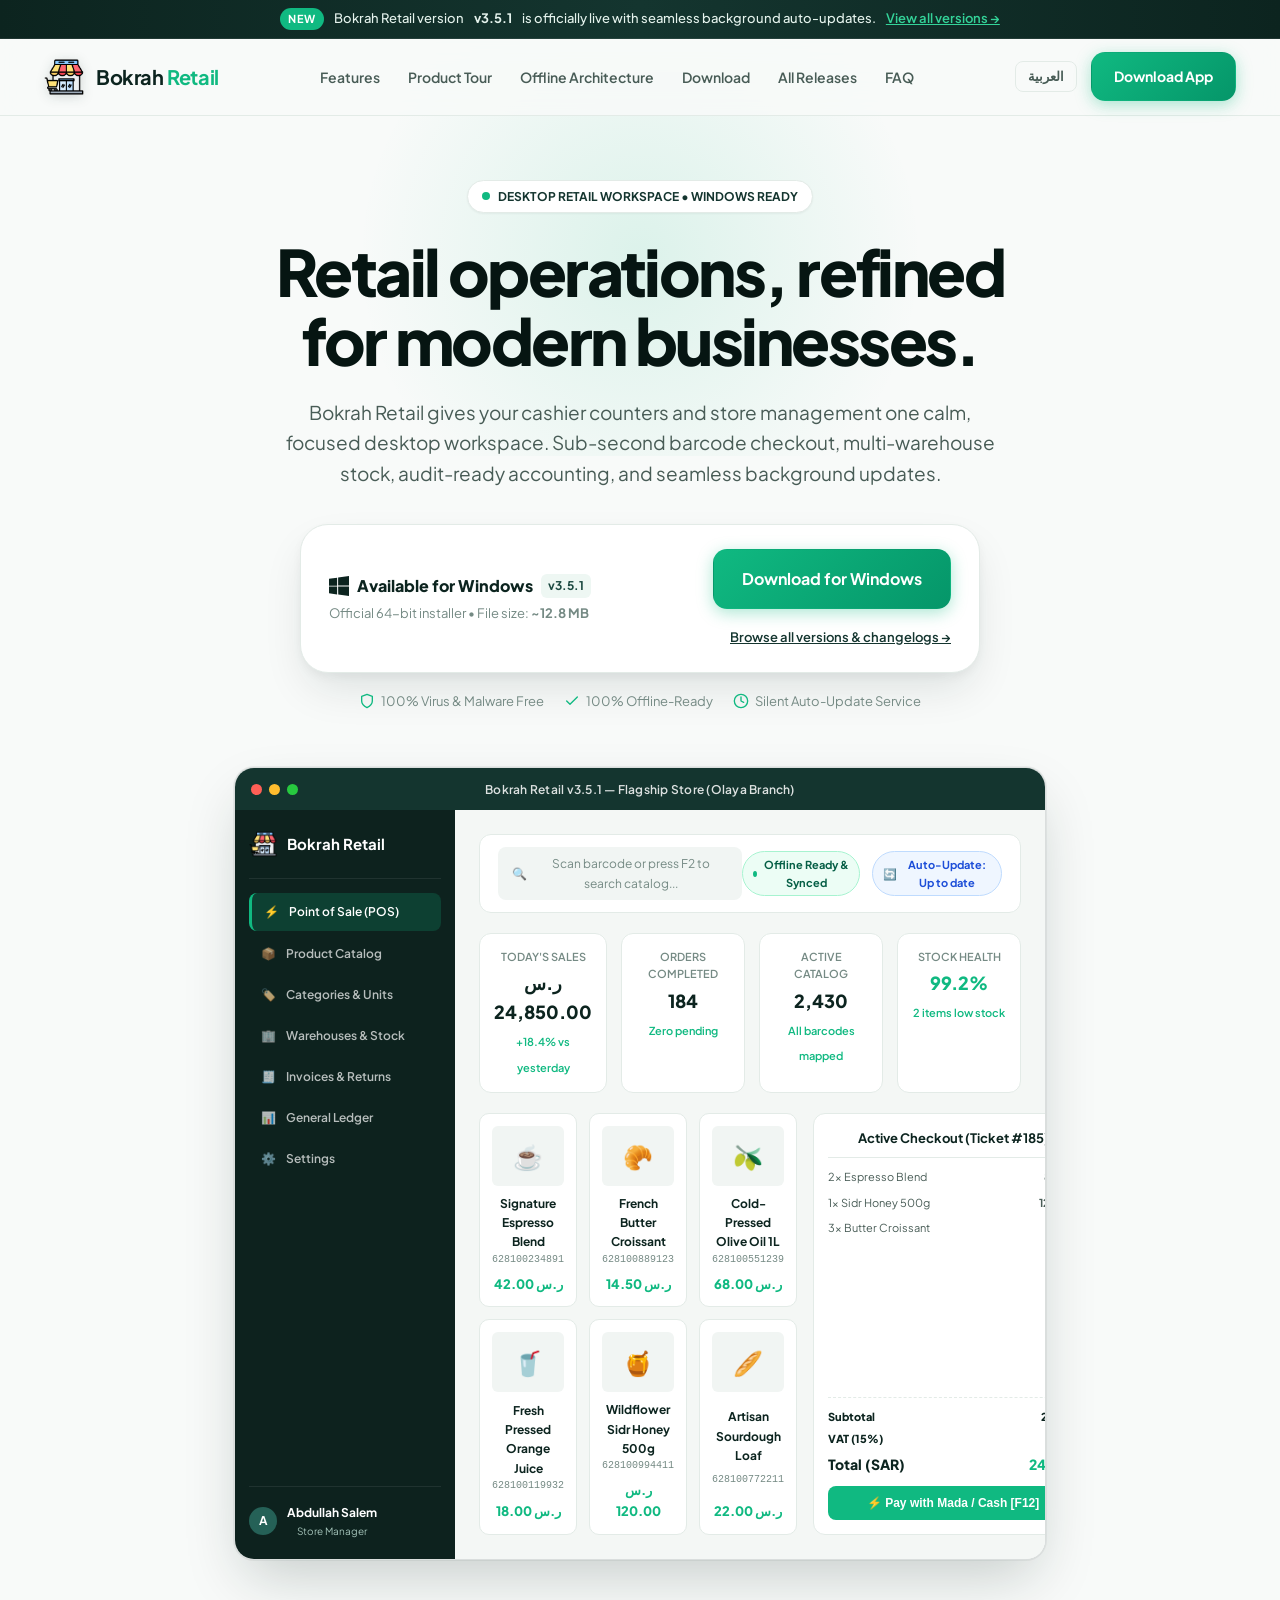
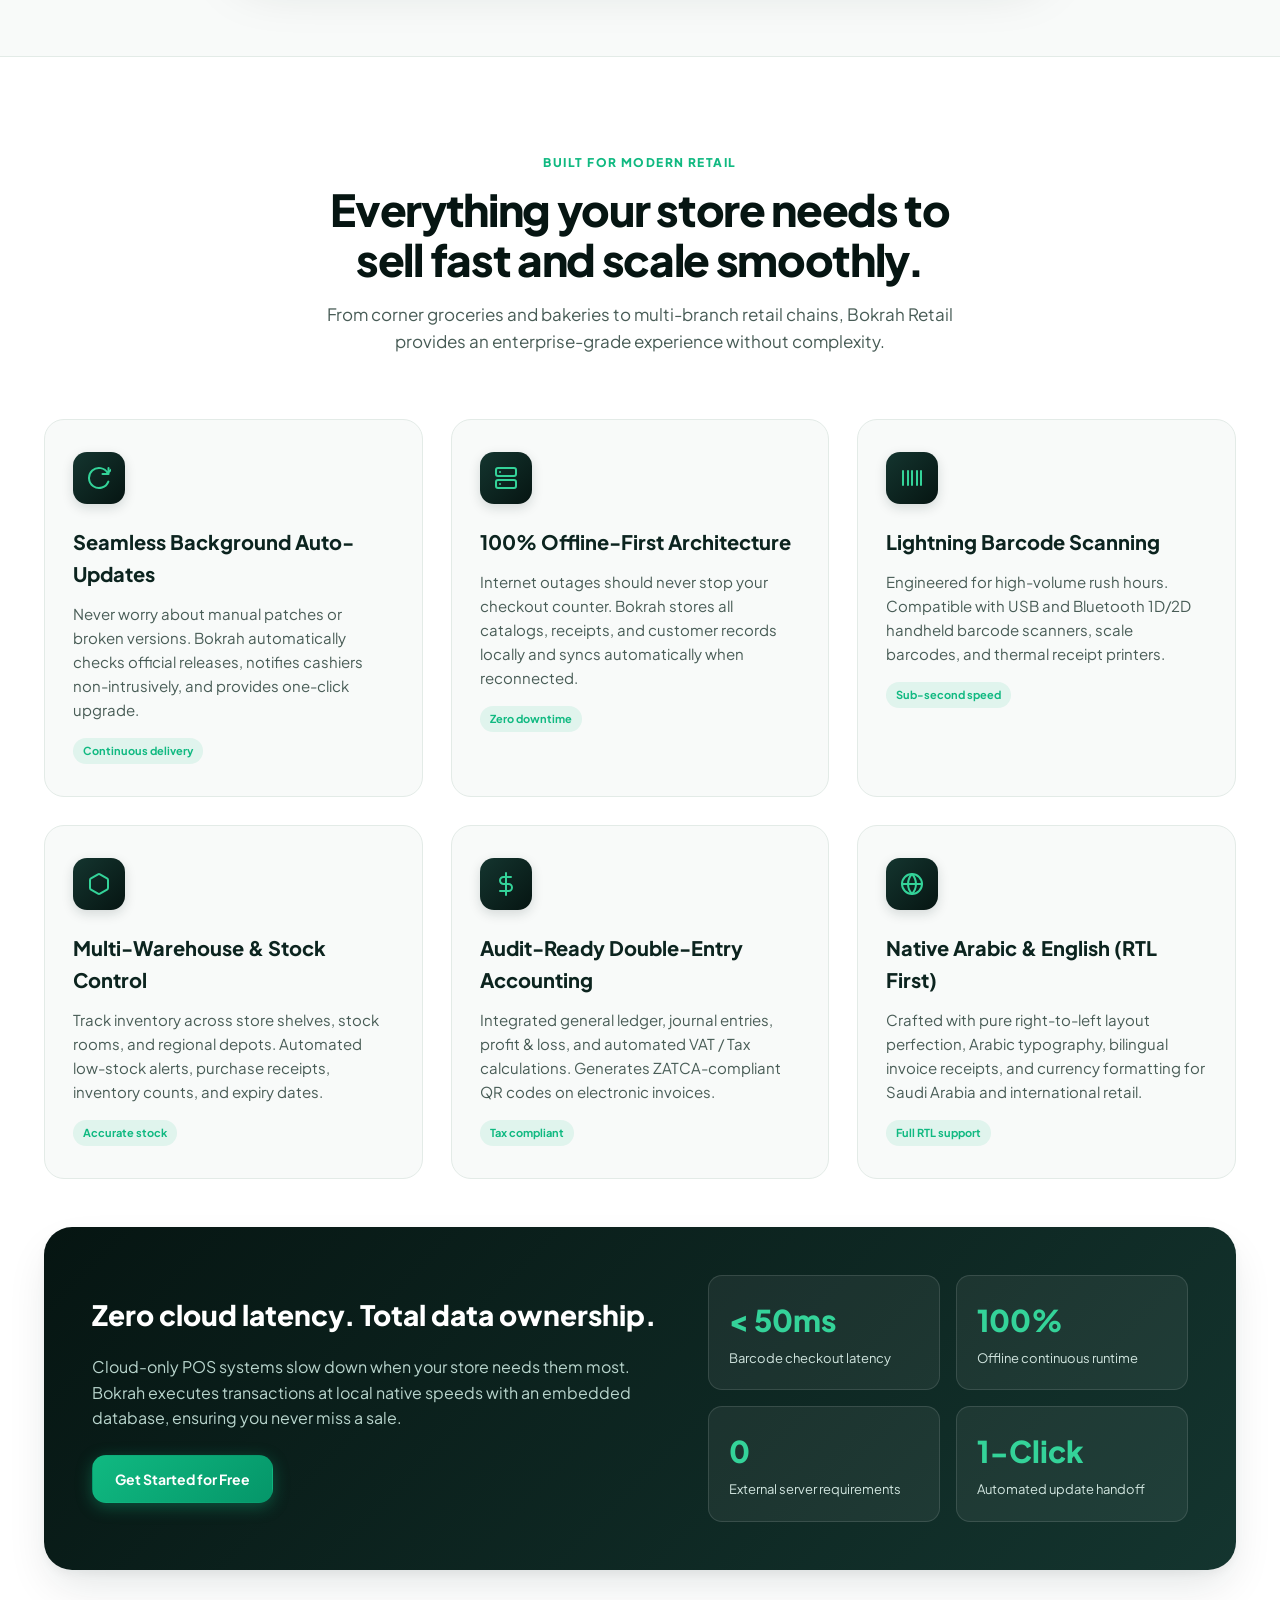
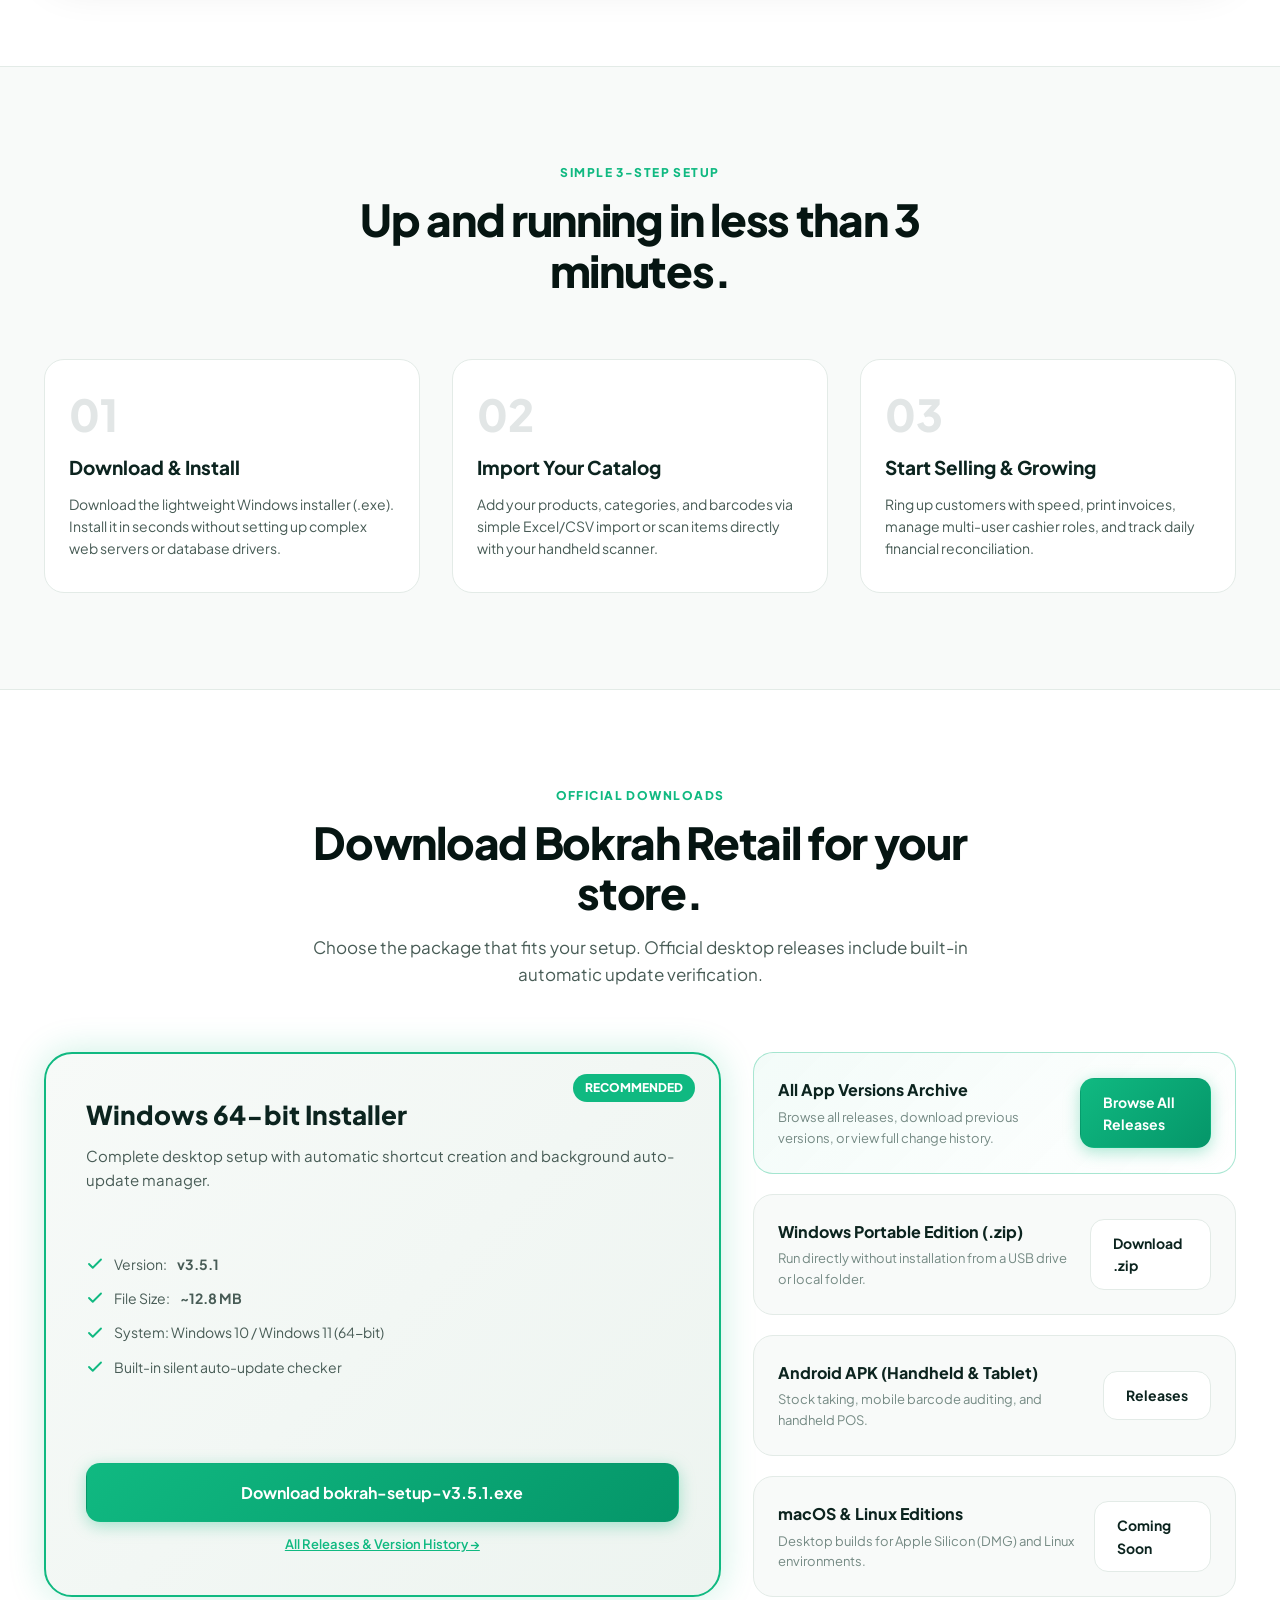
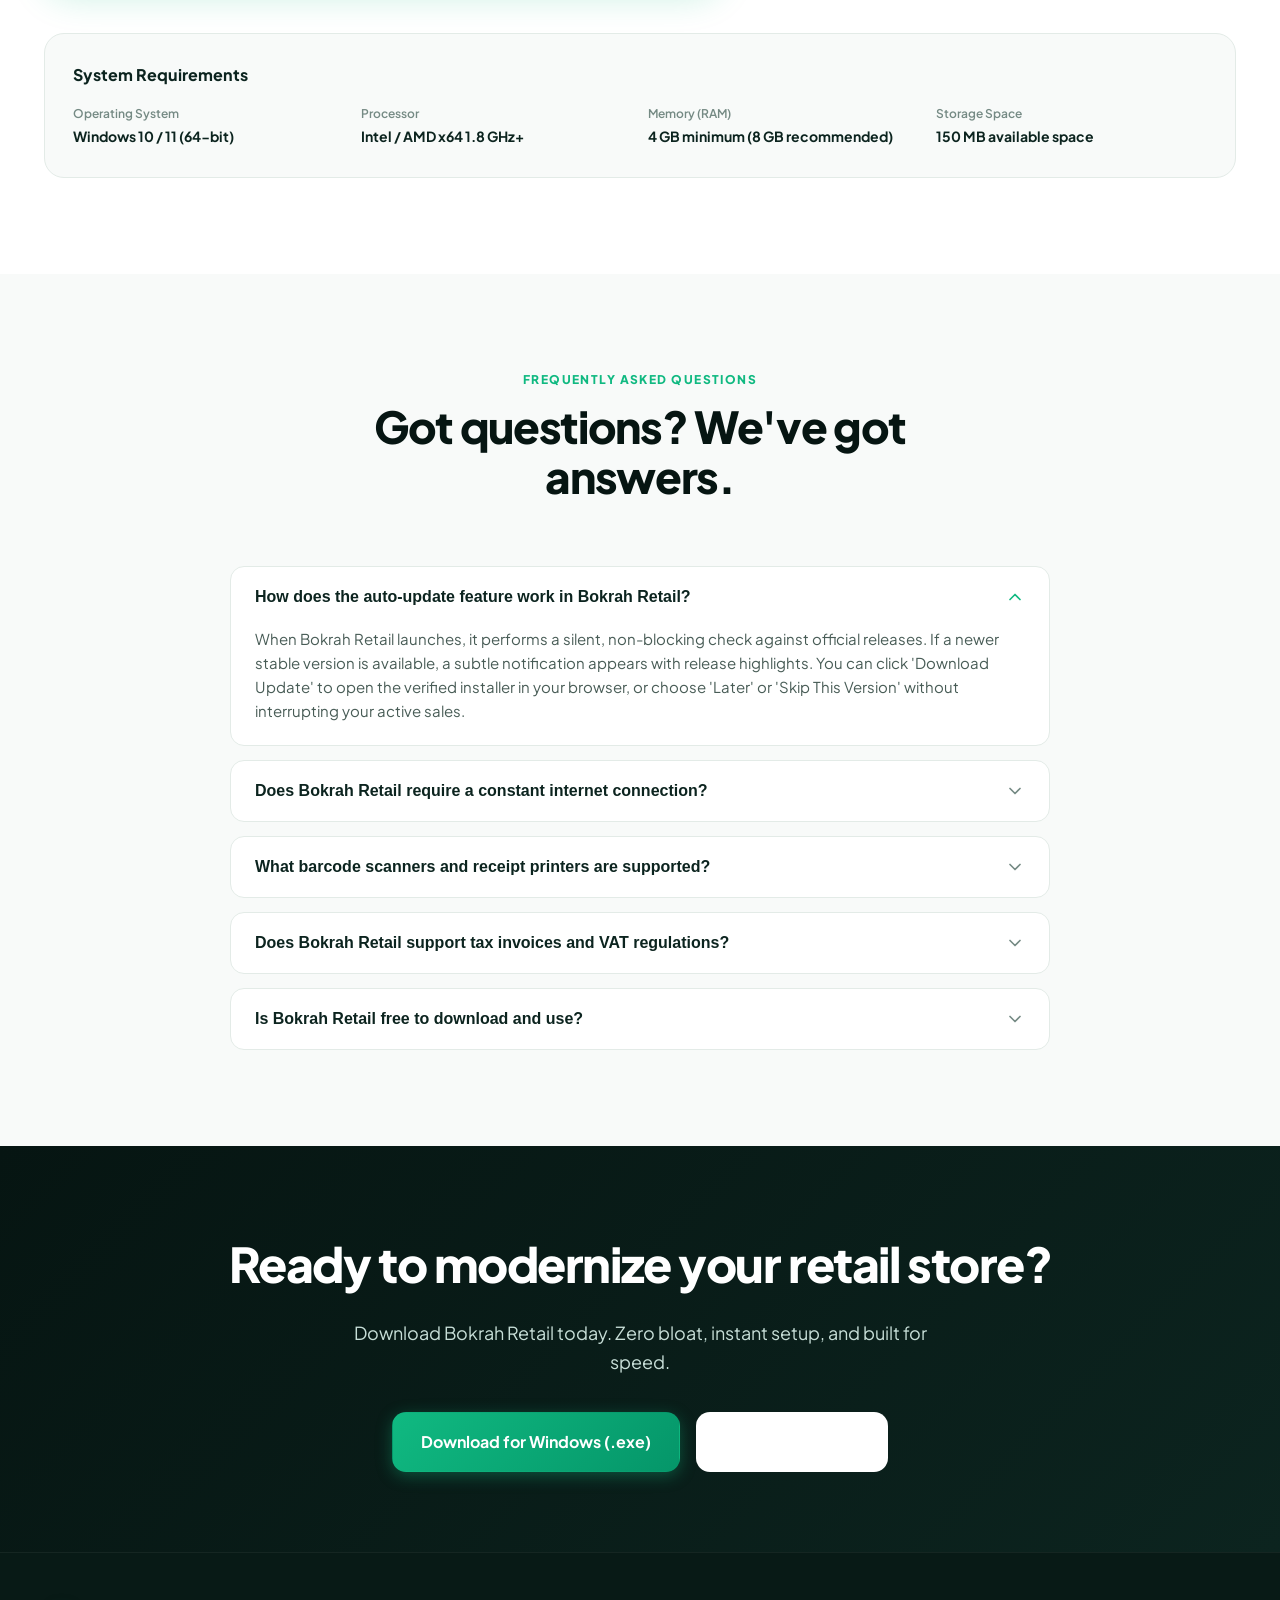
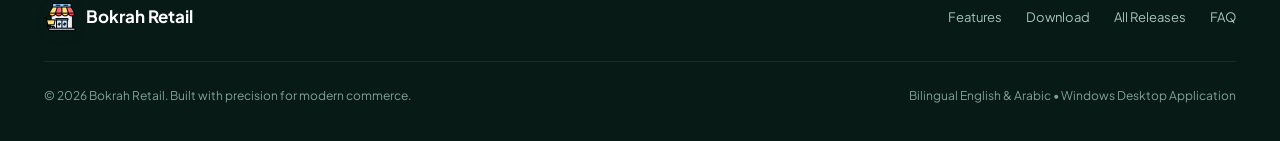
<file: index.html>
<!doctype html>
<html lang="en" dir="ltr">
  <head>
    <meta charset="UTF-8" />
    <meta name="viewport" content="width=device-width, initial-scale=1.0" />
    <meta
      name="description"
      content="Download Bokrah Retail — The ultra-fast, offline-first desktop workspace for modern retail stores, supermarkets, and boutiques."
    />
    <meta name="theme-color" content="#102b26" />
    <title>Bokrah Retail — Modern Desktop Retail Workspace</title>
    <link rel="icon" type="image/png" href="icon.png" />
    <link rel="apple-touch-icon" href="icon.png" />
    <meta property="og:image" content="icon.png" />
    <link rel="stylesheet" href="styles.css" />
  </head>
  <body>
    <!-- Top Announcement Banner -->
    <aside class="top-banner" aria-label="Announcement">
      <span class="banner-badge" data-en="NEW" data-ar="جديد">NEW</span>
      <span data-en="Bokrah Retail version " data-ar="إصدار بكرة ريتيل ">Bokrah Retail version </span>
      <strong data-release-version>v3.5.1</strong>
      <span data-en=" is officially live with seamless background auto-updates." data-ar=" متاح رسمياً مع ميزة التحديث التلقائي السلس."> is officially live with seamless background auto-updates.</span>
      <a href="releases.html" data-en="View all versions →" data-ar="عرض جميع الإصدارات ←">View all versions →</a>
    </aside>

    <!-- Navigation Header -->
    <header class="header">
      <div class="container nav-inner">
        <a class="brand" href="#top" aria-label="Bokrah Retail Home">
          <img class="brand-mark" src="icon.png" alt="Bokrah Retail Logo" width="40" height="40" />
          <span>Bokrah <strong>Retail</strong></span>
        </a>

        <nav aria-label="Primary Navigation">
          <ul class="nav-links">
            <li><a class="nav-link" href="#features" data-en="Features" data-ar="المميزات">Features</a></li>
            <li><a class="nav-link" href="#preview" data-en="Product Tour" data-ar="جولة في التطبيق">Product Tour</a></li>
            <li><a class="nav-link" href="#offline" data-en="Offline Architecture" data-ar="العمل دون إنترنت">Offline Architecture</a></li>
            <li><a class="nav-link" href="#download" data-en="Download" data-ar="التحميل">Download</a></li>
            <li><a class="nav-link" href="releases.html" data-en="All Releases" data-ar="جميع الإصدارات">All Releases</a></li>
            <li><a class="nav-link" href="#faq" data-en="FAQ" data-ar="الأسئلة الشائعة">FAQ</a></li>
          </ul>
        </nav>

        <div class="nav-actions">
          <button type="button" class="lang-btn" id="langToggle" aria-label="Switch Language">
            العربية
          </button>
          <a
            class="btn btn-emerald"
            href="https://github.com/Mahfoud-Sa/bokrahRetail/releases/download/v3.5.1/bokrah-setup-v3.5.1.exe"
            data-download-url
            data-en="Download App"
            data-ar="تحميل التطبيق"
          >
            <svg width="16" height="16" viewBox="0 0 24 24" fill="none" stroke="currentColor" stroke-width="2.5" stroke-linecap="round" stroke-linejoin="round" aria-hidden="true">
              <path d="M21 15v4a2 2 0 0 1-2 2H5a2 2 0 0 1-2-2v-4"></path>
              <polyline points="7 10 12 15 17 10"></polyline>
              <line x1="12" y1="15" x2="12" y2="3"></line>
            </svg>
            Download App
          </a>
          <button type="button" class="menu-toggle" aria-label="Open mobile menu">
            <svg width="24" height="24" viewBox="0 0 24 24" fill="none" stroke="currentColor" stroke-width="2" stroke-linecap="round" stroke-linejoin="round" aria-hidden="true">
              <line x1="3" y1="12" x2="21" y2="12"></line>
              <line x1="3" y1="6" x2="21" y2="6"></line>
              <line x1="3" y1="18" x2="21" y2="18"></line>
            </svg>
          </button>
        </div>
      </div>
    </header>

    <main id="top">
      <!-- Hero Section -->
      <section class="hero">
        <div class="hero-glow" aria-hidden="true"></div>
        <div class="container hero-content">
          <div class="hero-pill">
            <span class="pulse-dot" aria-hidden="true"></span>
            <span data-en="DESKTOP RETAIL WORKSPACE • WINDOWS READY" data-ar="منظومة نقاط البيع والتجزئة المكتبية • جاهز لويندوز">DESKTOP RETAIL WORKSPACE • WINDOWS READY</span>
          </div>

          <h1 data-en="Retail operations, refined for modern businesses." data-ar="إدارة عمليات التجزئة والمبيعات، بأعلى سرعة وأقصى استقرار.">
            Retail operations, refined for <span class="gradient-text">modern businesses.</span>
          </h1>

          <p class="hero-lead" data-en="Bokrah Retail gives your cashier counters and store management one calm, focused desktop workspace. Sub-second barcode checkout, multi-warehouse stock, audit-ready accounting, and seamless background updates." data-ar="تطبيق بكرة ريتيل يمنح نقاط البيع وإدارة متاجرك منصة مكتبية موحدة وفائقة السرعة. مسح فوري للباركود، إدارة مستودعات متطورة، فواتير إلكترونية ومحاسبة شاملة، وتحديثات تلقائية في الخلفية دون أي انقطاع.">
            Bokrah Retail gives your cashier counters and store management one calm, focused desktop workspace. Sub-second barcode checkout, multi-warehouse stock, audit-ready accounting, and seamless background updates.
          </p>

          <!-- Primary Hero Download Card -->
          <div class="hero-download-card">
            <div class="download-info">
              <h3>
                <svg width="20" height="20" viewBox="0 0 24 24" fill="currentColor" aria-hidden="true">
                  <path d="M0 3.449L9.75 2.1v9.451H0m10.949-9.602L24 0v11.4H10.949M0 12.6h9.75v9.451L0 20.699M10.949 12.6H24V24l-12.9-1.801"/>
                </svg>
                <span data-en="Available for Windows" data-ar="متاح لنظام ويندوز">Available for Windows</span>
                <span class="version-tag" data-release-version>v3.5.1</span>
              </h3>
              <p>
                <span data-en="Official 64-bit installer • File size: " data-ar="برنامج التثبيت الرسمي 64-بت • الحجم: ">Official 64-bit installer • File size: </span>
                <strong data-release-size>~12.8 MB</strong>
              </p>
            </div>
            <div style="display: flex; flex-direction: column; align-items: flex-end; gap: 8px;">
              <a
                class="btn btn-emerald btn-lg"
                href="https://github.com/Mahfoud-Sa/bokrahRetail/releases/download/v3.5.1/bokrah-setup-v3.5.1.exe"
                data-download-url
                data-en="Download for Windows"
                data-ar="تحميل لويندوز (.exe)"
              >
                <svg width="20" height="20" viewBox="0 0 24 24" fill="none" stroke="currentColor" stroke-width="2.5" stroke-linecap="round" stroke-linejoin="round" aria-hidden="true">
                  <path d="M21 15v4a2 2 0 0 1-2 2H5a2 2 0 0 1-2-2v-4"></path>
                  <polyline points="7 10 12 15 17 10"></polyline>
                  <line x1="12" y1="15" x2="12" y2="3"></line>
                </svg>
                Download for Windows
              </a>
              <a href="releases.html" class="all-releases-pill" data-en="Browse all versions & changelogs →" data-ar="تصفح جميع الإصدارات السابقة ←">Browse all versions & changelogs →</a>
            </div>
          </div>

          <div class="hero-meta">
            <span class="meta-item">
              <svg width="16" height="16" viewBox="0 0 24 24" fill="none" stroke="currentColor" stroke-width="2" stroke-linecap="round" stroke-linejoin="round" aria-hidden="true">
                <path d="M12 22s8-4 8-10V5l-8-3-8 3v7c0 6 8 10 8 10z"></path>
              </svg>
              <span data-en="100% Virus & Malware Free" data-ar="آمن وخالٍ 100% من البرمجيات الضارة">100% Virus & Malware Free</span>
            </span>
            <span class="meta-item">
              <svg width="16" height="16" viewBox="0 0 24 24" fill="none" stroke="currentColor" stroke-width="2" stroke-linecap="round" stroke-linejoin="round" aria-hidden="true">
                <polyline points="20 6 9 17 4 12"></polyline>
              </svg>
              <span data-en="100% Offline-Ready" data-ar="يعمل بشكل كامل دون إنترنت">100% Offline-Ready</span>
            </span>
            <span class="meta-item">
              <svg width="16" height="16" viewBox="0 0 24 24" fill="none" stroke="currentColor" stroke-width="2" stroke-linecap="round" stroke-linejoin="round" aria-hidden="true">
                <circle cx="12" cy="12" r="10"></circle>
                <polyline points="12 6 12 12 16 14"></polyline>
              </svg>
              <span data-en="Silent Auto-Update Service" data-ar="تحديثات ذكية في الخلفية">Silent Auto-Update Service</span>
            </span>
          </div>

          <!-- Product Desktop Window Mockup -->
          <div class="preview-wrapper" id="preview">
            <div class="preview-window" aria-label="Bokrah Retail Application Window">
              <div class="window-header">
                <div class="window-controls">
                  <span></span><span></span><span></span>
                </div>
                <div class="window-title" data-en="Bokrah Retail v3.5.1 — Flagship Store (Olaya Branch)" data-ar="بكرة ريتيل v3.5.1 — الفرع الرئيسي (فرع العليا)">
                  Bokrah Retail v3.5.1 — Flagship Store (Olaya Branch)
                </div>
              </div>

              <div class="mock-app">
                <!-- Sidebar -->
                <aside class="mock-sidebar">
                  <div>
                    <div class="mock-brand">
                      <img class="mock-brand-icon" src="icon.png" alt="" width="28" height="28" />
                      <span>Bokrah Retail</span>
                    </div>
                    <ul class="mock-menu">
                      <li class="active">
                        <span>⚡</span>
                        <span data-en="Point of Sale (POS)" data-ar="نقطة البيع (POS)">Point of Sale (POS)</span>
                      </li>
                      <li>
                        <span>📦</span>
                        <span data-en="Product Catalog" data-ar="كتالوج المنتجات">Product Catalog</span>
                      </li>
                      <li>
                        <span>🏷️</span>
                        <span data-en="Categories & Units" data-ar="التصنيفات والوحدات">Categories & Units</span>
                      </li>
                      <li>
                        <span>🏢</span>
                        <span data-en="Warehouses & Stock" data-ar="المستودعات والمخزون">Warehouses & Stock</span>
                      </li>
                      <li>
                        <span>🧾</span>
                        <span data-en="Invoices & Returns" data-ar="الفواتير والمرتجعات">Invoices & Returns</span>
                      </li>
                      <li>
                        <span>📊</span>
                        <span data-en="General Ledger" data-ar="دفتر الأستاذ والمحاسبة">General Ledger</span>
                      </li>
                      <li>
                        <span>⚙️</span>
                        <span data-en="Settings" data-ar="الإعدادات">Settings</span>
                      </li>
                    </ul>
                  </div>

                  <div class="mock-user">
                    <div class="mock-avatar">A</div>
                    <div>
                      <strong data-en="Abdullah Salem" data-ar="عبدالله سالم">Abdullah Salem</strong>
                      <div style="font-size: 10px; color: #a3c2b8;" data-en="Store Manager" data-ar="مدير المتجر">Store Manager</div>
                    </div>
                  </div>
                </aside>

                <!-- Main Content Area -->
                <div class="mock-main">
                  <!-- Mock Topbar -->
                  <div class="mock-topbar">
                    <div class="mock-search">
                      <span>🔍</span>
                      <span data-en="Scan barcode or press F2 to search catalog..." data-ar="امسح الباركود أو اضغط F2 للبحث...">Scan barcode or press F2 to search catalog...</span>
                    </div>
                    <div class="mock-badges">
                      <span class="mock-status-pill">
                        <span style="display:inline-block; width:6px; height:6px; background:#10b981; border-radius:50%;"></span>
                        <span data-en="Offline Ready & Synced" data-ar="جاهز دون إنترنت ومتزامن">Offline Ready & Synced</span>
                      </span>
                      <span class="mock-update-badge">
                        <span>🔄</span>
                        <span data-en="Auto-Update: Up to date" data-ar="التحديث التلقائي: محدث">Auto-Update: Up to date</span>
                      </span>
                    </div>
                  </div>

                  <!-- Mock KPI Cards -->
                  <div class="mock-stats">
                    <div class="mock-stat-card">
                      <small data-en="Today's Sales" data-ar="مبيعات اليوم">Today's Sales</small>
                      <strong>ر.س 24,850.00</strong>
                      <span data-en="+18.4% vs yesterday" data-ar="+18.4% مقارنة بأمس">+18.4% vs yesterday</span>
                    </div>
                    <div class="mock-stat-card">
                      <small data-en="Orders Completed" data-ar="الطلبات المكتملة">Orders Completed</small>
                      <strong>184</strong>
                      <span data-en="Zero pending" data-ar="لا توجد معلقة">Zero pending</span>
                    </div>
                    <div class="mock-stat-card">
                      <small data-en="Active Catalog" data-ar="المنتجات النشطة">Active Catalog</small>
                      <strong>2,430</strong>
                      <span data-en="All barcodes mapped" data-ar="كل الباركود مسجل">All barcodes mapped</span>
                    </div>
                    <div class="mock-stat-card">
                      <small data-en="Stock Health" data-ar="سلامة المخزون">Stock Health</small>
                      <strong style="color: #10b981;">99.2%</strong>
                      <span data-en="2 items low stock" data-ar="2 منتجات قاربت النفاد">2 items low stock</span>
                    </div>
                  </div>

                  <!-- Mock POS Catalog & Cart -->
                  <div class="mock-pos-split">
                    <div class="mock-catalog-grid">
                      <div class="mock-item-card">
                        <div class="mock-item-thumb">☕</div>
                        <div class="mock-item-title" data-en="Signature Espresso Blend" data-ar="بن إسبريسو فاخر">Signature Espresso Blend</div>
                        <div class="mock-item-barcode">628100234891</div>
                        <div class="mock-item-price">ر.س 42.00</div>
                      </div>
                      <div class="mock-item-card">
                        <div class="mock-item-thumb">🥐</div>
                        <div class="mock-item-title" data-en="French Butter Croissant" data-ar="كرواسون زبدة فرنسي">French Butter Croissant</div>
                        <div class="mock-item-barcode">628100889123</div>
                        <div class="mock-item-price">ر.س 14.50</div>
                      </div>
                      <div class="mock-item-card">
                        <div class="mock-item-thumb">🫒</div>
                        <div class="mock-item-title" data-en="Cold-Pressed Olive Oil 1L" data-ar="زيت زيتون بكر ممتاز 1 لتر">Cold-Pressed Olive Oil 1L</div>
                        <div class="mock-item-barcode">628100551239</div>
                        <div class="mock-item-price">ر.س 68.00</div>
                      </div>
                      <div class="mock-item-card">
                        <div class="mock-item-thumb">🥤</div>
                        <div class="mock-item-title" data-en="Fresh Pressed Orange Juice" data-ar="عصير برتقال طازج">Fresh Pressed Orange Juice</div>
                        <div class="mock-item-barcode">628100119932</div>
                        <div class="mock-item-price">ر.س 18.00</div>
                      </div>
                      <div class="mock-item-card">
                        <div class="mock-item-thumb">🍯</div>
                        <div class="mock-item-title" data-en="Wildflower Sidr Honey 500g" data-ar="عسل سدر طبيعي 500 جم">Wildflower Sidr Honey 500g</div>
                        <div class="mock-item-barcode">628100994411</div>
                        <div class="mock-item-price">ر.س 120.00</div>
                      </div>
                      <div class="mock-item-card">
                        <div class="mock-item-thumb">🥖</div>
                        <div class="mock-item-title" data-en="Artisan Sourdough Loaf" data-ar="خبز ساوردو ريفي">Artisan Sourdough Loaf</div>
                        <div class="mock-item-barcode">628100772211</div>
                        <div class="mock-item-price">ر.س 22.00</div>
                      </div>
                    </div>

                    <!-- Cart -->
                    <div class="mock-cart">
                      <div>
                        <div class="mock-cart-title" data-en="Active Checkout (Ticket #185)" data-ar="الفاتورة الحالية (تذكرة #185)">Active Checkout (Ticket #185)</div>
                        <div class="mock-cart-items">
                          <div class="mock-cart-row">
                            <span data-en="2x Espresso Blend" data-ar="2x بن إسبريسو">2x Espresso Blend</span>
                            <strong>84.00</strong>
                          </div>
                          <div class="mock-cart-row">
                            <span data-en="1x Sidr Honey 500g" data-ar="1x عسل سدر">1x Sidr Honey 500g</span>
                            <strong>120.00</strong>
                          </div>
                          <div class="mock-cart-row">
                            <span data-en="3x Butter Croissant" data-ar="3x كرواسون">3x Butter Croissant</span>
                            <strong>43.50</strong>
                          </div>
                        </div>
                      </div>

                      <div class="mock-cart-total">
                        <div class="mock-cart-row" style="font-size: 11px; margin-bottom: 4px;">
                          <span data-en="Subtotal" data-ar="المجموع قبل الضريبة">Subtotal</span>
                          <span>215.22</span>
                        </div>
                        <div class="mock-cart-row" style="font-size: 11px; margin-bottom: 6px;">
                          <span data-en="VAT (15%)" data-ar="ضريبة القيمة المضافة (15%)">VAT (15%)</span>
                          <span>32.28</span>
                        </div>
                        <div>
                          <span data-en="Total (SAR)" data-ar="الإجمالي النهائي (ر.س)">Total (SAR)</span>
                          <span style="color: #10b981;">247.50</span>
                        </div>
                        <button type="button" class="mock-checkout-btn" data-en="⚡ Pay with Mada / Cash [F12]" data-ar="⚡ دفع مدى / نقداً [F12]">
                          ⚡ Pay with Mada / Cash [F12]
                        </button>
                      </div>
                    </div>
                  </div>
                </div>
              </div>
            </div>
          </div>
        </div>
      </section>

      <!-- Features Section -->
      <section class="features-section" id="features">
        <div class="container">
          <div class="section-header">
            <p class="section-eyebrow" data-en="BUILT FOR MODERN RETAIL" data-ar="مبني لتجارة التجزئة العصرية">BUILT FOR MODERN RETAIL</p>
            <h2 class="section-title" data-en="Everything your store needs to sell fast and scale smoothly." data-ar="كل ما يحتاجه متجرك للبيع بسرعة والتوسع بثقة.">
              Everything your store needs to sell fast and scale smoothly.
            </h2>
            <p class="section-desc" data-en="From corner groceries and bakeries to multi-branch retail chains, Bokrah Retail provides an enterprise-grade experience without complexity." data-ar="من المتاجر الصغيرة والمخابز إلى سلاسل التجزئة متعددة الفروع، يقدم بكرة ريتيل تجربة مؤسسية قوية دون أي تعقيد.">
              From corner groceries and bakeries to multi-branch retail chains, Bokrah Retail provides an enterprise-grade experience without complexity.
            </p>
          </div>

          <div class="features-grid">
            <!-- Feature 1: Auto-Update -->
            <article class="feature-card">
              <div class="feature-icon-wrapper" aria-hidden="true">
                <svg width="24" height="24" viewBox="0 0 24 24" fill="none" stroke="currentColor" stroke-width="2" stroke-linecap="round" stroke-linejoin="round">
                  <path d="M21.5 2v6h-6M21.34 15.57a10 10 0 1 1-.57-8.38l5.67-5.67"></path>
                </svg>
              </div>
              <h3 data-en="Seamless Background Auto-Updates" data-ar="تحديثات تلقائية ذكية في الخلفية">Seamless Background Auto-Updates</h3>
              <p data-en="Never worry about manual patches or broken versions. Bokrah automatically checks official releases, notifies cashiers non-intrusively, and provides one-click upgrade." data-ar="لا داعي للقلق بشأن تحديثات البرامج اليدوية. يتحقق التطبيق تلقائياً من الإصدارات الرسمية في الخلفية ويعرض إشعاراً سلساً مع الترقية بنقرة واحدة.">
                Never worry about manual patches or broken versions. Bokrah automatically checks official releases, notifies cashiers non-intrusively, and provides one-click upgrade.
              </p>
              <span class="feature-tag" data-en="Continuous delivery" data-ar="تحديث مستمر">Continuous delivery</span>
            </article>

            <!-- Feature 2: Offline-First -->
            <article class="feature-card" id="offline">
              <div class="feature-icon-wrapper" aria-hidden="true">
                <svg width="24" height="24" viewBox="0 0 24 24" fill="none" stroke="currentColor" stroke-width="2" stroke-linecap="round" stroke-linejoin="round">
                  <rect x="2" y="2" width="20" height="8" rx="2" ry="2"></rect>
                  <rect x="2" y="14" width="20" height="8" rx="2" ry="2"></rect>
                  <line x1="6" y1="6" x2="6.01" y2="6"></line>
                  <line x1="6" y1="18" x2="6.01" y2="18"></line>
                </svg>
              </div>
              <h3 data-en="100% Offline-First Architecture" data-ar="بنية برمجية تعمل دون إنترنت">100% Offline-First Architecture</h3>
              <p data-en="Internet outages should never stop your checkout counter. Bokrah stores all catalogs, receipts, and customer records locally and syncs automatically when reconnected." data-ar="انقطاع الإنترنت لن يوقف كاشير متجرك أبداً. تُخزّن جميع البيانات محلياً مع سرعة استجابة فورية ومزامنة سحابية تلقائية فور عودة الاتصال.">
                Internet outages should never stop your checkout counter. Bokrah stores all catalogs, receipts, and customer records locally and syncs automatically when reconnected.
              </p>
              <span class="feature-tag" data-en="Zero downtime" data-ar="انعدام التوقف">Zero downtime</span>
            </article>

            <!-- Feature 3: Sub-second Barcode -->
            <article class="feature-card">
              <div class="feature-icon-wrapper" aria-hidden="true">
                <svg width="24" height="24" viewBox="0 0 24 24" fill="none" stroke="currentColor" stroke-width="2" stroke-linecap="round" stroke-linejoin="round">
                  <path d="M3 5v14M8 5v14M12 5v14M17 5v14M21 5v14"></path>
                </svg>
              </div>
              <h3 data-en="Lightning Barcode Scanning" data-ar="مسح باركود فائق السرعة">Lightning Barcode Scanning</h3>
              <p data-en="Engineered for high-volume rush hours. Compatible with USB and Bluetooth 1D/2D handheld barcode scanners, scale barcodes, and thermal receipt printers." data-ar="مصمم لتحمل أوقات الذروة وازدحام العملاء. متوافق مع كافة أجهزة مسح الباركود السلكية واللاسلكية وموازين الباركود وطابعات الإيصالات.">
                Engineered for high-volume rush hours. Compatible with USB and Bluetooth 1D/2D handheld barcode scanners, scale barcodes, and thermal receipt printers.
              </p>
              <span class="feature-tag" data-en="Sub-second speed" data-ar="سرعة فائقة">Sub-second speed</span>
            </article>

            <!-- Feature 4: Inventory & Warehouses -->
            <article class="feature-card">
              <div class="feature-icon-wrapper" aria-hidden="true">
                <svg width="24" height="24" viewBox="0 0 24 24" fill="none" stroke="currentColor" stroke-width="2" stroke-linecap="round" stroke-linejoin="round">
                  <path d="M21 16V8a2 2 0 0 0-1-1.73l-7-4a2 2 0 0 0-2 0l-7 4A2 2 0 0 0 3 8v8a2 2 0 0 0 1 1.73l7 4a2 2 0 0 0 2 0l7-4A2 2 0 0 0 21 16z"></path>
                </svg>
              </div>
              <h3 data-en="Multi-Warehouse & Stock Control" data-ar="مستودعات متعددة ورقابة المخزون">Multi-Warehouse & Stock Control</h3>
              <p data-en="Track inventory across store shelves, stock rooms, and regional depots. Automated low-stock alerts, purchase receipts, inventory counts, and expiry dates." data-ar="تتبع المخزون بدقة بين الأرفف ومستودعات التخزين. تنبيهات تلقائية عند اقتراب نفاد الكمية، جرد دوري، وإدارة تواريخ الصلاحية والدُفعات.">
                Track inventory across store shelves, stock rooms, and regional depots. Automated low-stock alerts, purchase receipts, inventory counts, and expiry dates.
              </p>
              <span class="feature-tag" data-en="Accurate stock" data-ar="مخزون دقيق">Accurate stock</span>
            </article>

            <!-- Feature 5: Accounting & Tax -->
            <article class="feature-card">
              <div class="feature-icon-wrapper" aria-hidden="true">
                <svg width="24" height="24" viewBox="0 0 24 24" fill="none" stroke="currentColor" stroke-width="2" stroke-linecap="round" stroke-linejoin="round">
                  <line x1="12" y1="1" x2="12" y2="23"></line>
                  <path d="M17 5H9.5a3.5 3.5 0 0 0 0 7h5a3.5 3.5 0 0 1 0 7H6"></path>
                </svg>
              </div>
              <h3 data-en="Audit-Ready Double-Entry Accounting" data-ar="محاسبة دقيقة وفواتير ضريبية">Audit-Ready Double-Entry Accounting</h3>
              <p data-en="Integrated general ledger, journal entries, profit & loss, and automated VAT / Tax calculations. Generates ZATCA-compliant QR codes on electronic invoices." data-ar="دفتر أستاذ عام متكامل، قيود يومية آلية، تقارير أرباح وخسائر، وحساب تلقائي لضريبة القيمة المضافة مع تشفير رمز الاستجابة السريعة (QR Code).">
                Integrated general ledger, journal entries, profit & loss, and automated VAT / Tax calculations. Generates ZATCA-compliant QR codes on electronic invoices.
              </p>
              <span class="feature-tag" data-en="Tax compliant" data-ar="متوافق ضريبياً">Tax compliant</span>
            </article>

            <!-- Feature 6: Native Bilingual -->
            <article class="feature-card">
              <div class="feature-icon-wrapper" aria-hidden="true">
                <svg width="24" height="24" viewBox="0 0 24 24" fill="none" stroke="currentColor" stroke-width="2" stroke-linecap="round" stroke-linejoin="round">
                  <circle cx="12" cy="12" r="10"></circle>
                  <line x1="2" y1="12" x2="22" y2="12"></line>
                  <path d="M12 2a15.3 15.3 0 0 1 4 10 15.3 15.3 0 0 1-4 10 15.3 15.3 0 0 1-4-10 15.3 15.3 0 0 1 4-10z"></path>
                </svg>
              </div>
              <h3 data-en="Native Arabic & English (RTL First)" data-ar="ثنائي اللغة عربي وإنجليزي أصيل">Native Arabic & English (RTL First)</h3>
              <p data-en="Crafted with pure right-to-left layout perfection, Arabic typography, bilingual invoice receipts, and currency formatting for Saudi Arabia and international retail." data-ar="مصمم بعناية فائقة ليدعم اللغة العربية من اليمين إلى اليسار بشكل طبيعي، مع طباعة إيصالات ثنائية اللغة وتنسيق الأرقام والعملات المحلية.">
                Crafted with pure right-to-left layout perfection, Arabic typography, bilingual invoice receipts, and currency formatting for Saudi Arabia and international retail.
              </p>
              <span class="feature-tag" data-en="Full RTL support" data-ar="دعم كامل للعربية">Full RTL support</span>
            </article>
          </div>

          <!-- Highlight Banner -->
          <div class="highlight-banner">
            <div class="highlight-content">
              <h3 data-en="Zero cloud latency. Total data ownership." data-ar="سرعة استجابة فورية. ملكية كاملة لبياناتك.">Zero cloud latency. Total data ownership.</h3>
              <p data-en="Cloud-only POS systems slow down when your store needs them most. Bokrah executes transactions at local native speeds with an embedded database, ensuring you never miss a sale." data-ar="الأنظمة السحابية البحتة تبطئ عند ازدحام المتجر وتتوقف مع انقطاع الشبكة. بكرة ريتيل يعمل محلياً بسرعة البرمجيات المكتبية مع حفظ آمن للبيانات.">
                Cloud-only POS systems slow down when your store needs them most. Bokrah executes transactions at local native speeds with an embedded database, ensuring you never miss a sale.
              </p>
              <a class="btn btn-emerald" href="#download" data-en="Get Started for Free" data-ar="ابدأ الآن مجاناً">Get Started for Free</a>
            </div>
            <div class="highlight-stats">
              <div class="stat-box">
                <strong>&lt; 50ms</strong>
                <span data-en="Barcode checkout latency" data-ar="زمن معالجة قراءة الباركود">Barcode checkout latency</span>
              </div>
              <div class="stat-box">
                <strong>100%</strong>
                <span data-en="Offline continuous runtime" data-ar="استمرارية تامة دون اتصال">Offline continuous runtime</span>
              </div>
              <div class="stat-box">
                <strong>0</strong>
                <span data-en="External server requirements" data-ar="متطلبات خوادم خارجية">External server requirements</span>
              </div>
              <div class="stat-box">
                <strong>1-Click</strong>
                <span data-en="Automated update handoff" data-ar="تحديثات بنقرة واحدة">Automated update handoff</span>
              </div>
            </div>
          </div>
        </div>
      </section>

      <!-- Steps Section -->
      <section class="steps-section">
        <div class="container">
          <div class="section-header">
            <p class="section-eyebrow" data-en="SIMPLE 3-STEP SETUP" data-ar="إعداد سهل في 3 خطوات">SIMPLE 3-STEP SETUP</p>
            <h2 class="section-title" data-en="Up and running in less than 3 minutes." data-ar="جاهز للعمل في أقل من 3 دقائق.">
              Up and running in less than 3 minutes.
            </h2>
          </div>

          <div class="steps-grid">
            <div class="step-card">
              <div class="step-number">01</div>
              <h3 data-en="Download & Install" data-ar="التحميل والتثبيت">Download & Install</h3>
              <p data-en="Download the lightweight Windows installer (.exe). Install it in seconds without setting up complex web servers or database drivers." data-ar="حمّل ملف التثبيت السريع لويندوز (.exe). ثبته في ثوانٍ دون الحاجة لإعداد خوادم أو قواعد بيانات معقدة.">
                Download the lightweight Windows installer (.exe). Install it in seconds without setting up complex web servers or database drivers.
              </p>
            </div>
            <div class="step-card">
              <div class="step-number">02</div>
              <h3 data-en="Import Your Catalog" data-ar="استيراد المنتجات">Import Your Catalog</h3>
              <p data-en="Add your products, categories, and barcodes via simple Excel/CSV import or scan items directly with your handheld scanner." data-ar="أضف منتجاتك وتصنيفاتها وأسعارها عبر ملف Excel أو امسح الباركود مباشرة من جهاز الكاشير.">
                Add your products, categories, and barcodes via simple Excel/CSV import or scan items directly with your handheld scanner.
              </p>
            </div>
            <div class="step-card">
              <div class="step-number">03</div>
              <h3 data-en="Start Selling & Growing" data-ar="ابدأ البيع والنمو">Start Selling & Growing</h3>
              <p data-en="Ring up customers with speed, print invoices, manage multi-user cashier roles, and track daily financial reconciliation." data-ar="ابدأ البيع لعملائك فوراً، اطبع الفواتير، وتحكم بصلاحيات الكاشير وتابع أرباحك لحظة بلحظة.">
                Ring up customers with speed, print invoices, manage multi-user cashier roles, and track daily financial reconciliation.
              </p>
            </div>
          </div>
        </div>
      </section>

      <!-- Dedicated Download Center Section -->
      <section class="download-section" id="download">
        <div class="container">
          <div class="section-header">
            <p class="section-eyebrow" data-en="OFFICIAL DOWNLOADS" data-ar="التحميل الرسمي">OFFICIAL DOWNLOADS</p>
            <h2 class="section-title" data-en="Download Bokrah Retail for your store." data-ar="حمّل بكرة ريتيل لمتاجرك الآن.">
              Download Bokrah Retail for your store.
            </h2>
            <p class="section-desc" data-en="Choose the package that fits your setup. Official desktop releases include built-in automatic update verification." data-ar="اختر الحزمة المناسبة لأجهزتك. تتضمن الإصدارات الرسمية خدمة التحديث التلقائي المدمجة.">
              Choose the package that fits your setup. Official desktop releases include built-in automatic update verification.
            </p>
          </div>

          <div class="download-grid">
            <!-- Primary Download Card -->
            <div class="download-primary-card">
              <span class="recommended-tag" data-en="RECOMMENDED" data-ar="موصى به">RECOMMENDED</span>
              <div class="download-primary-header">
                <h3 data-en="Windows 64-bit Installer" data-ar="برنامج التثبيت لنظام ويندوز 64-بت">Windows 64-bit Installer</h3>
                <p data-en="Complete desktop setup with automatic shortcut creation and background auto-update manager." data-ar="تثبيت كامل للمكتب مع اختصارات سطح المكتب وميزة التحقق من التحديثات تلقائياً.">
                  Complete desktop setup with automatic shortcut creation and background auto-update manager.
                </p>
              </div>

              <ul class="spec-list">
                <li>
                  <svg width="18" height="18" viewBox="0 0 24 24" fill="none" stroke="currentColor" stroke-width="2.5" stroke-linecap="round" stroke-linejoin="round" aria-hidden="true"><polyline points="20 6 9 17 4 12"></polyline></svg>
                  <span data-en="Version: " data-ar="الإصدار: ">Version: </span><strong data-release-version>v3.5.1</strong>
                </li>
                <li>
                  <svg width="18" height="18" viewBox="0 0 24 24" fill="none" stroke="currentColor" stroke-width="2.5" stroke-linecap="round" stroke-linejoin="round" aria-hidden="true"><polyline points="20 6 9 17 4 12"></polyline></svg>
                  <span data-en="File Size: " data-ar="حجم الملف: ">File Size: </span><strong data-release-size>~12.8 MB</strong>
                </li>
                <li>
                  <svg width="18" height="18" viewBox="0 0 24 24" fill="none" stroke="currentColor" stroke-width="2.5" stroke-linecap="round" stroke-linejoin="round" aria-hidden="true"><polyline points="20 6 9 17 4 12"></polyline></svg>
                  <span data-en="System: Windows 10 / Windows 11 (64-bit)" data-ar="النظام: ويندوز 10 / ويندوز 11 (64-بت)">System: Windows 10 / Windows 11 (64-bit)</span>
                </li>
                <li>
                  <svg width="18" height="18" viewBox="0 0 24 24" fill="none" stroke="currentColor" stroke-width="2.5" stroke-linecap="round" stroke-linejoin="round" aria-hidden="true"><polyline points="20 6 9 17 4 12"></polyline></svg>
                  <span data-en="Built-in silent auto-update checker" data-ar="تحديثات ذكية مدمجة في الخلفية">Built-in silent auto-update checker</span>
                </li>
              </ul>

              <div style="margin-top: 24px;">
                <a
                  class="btn btn-emerald btn-lg"
                  style="width: 100%; justify-content: center;"
                  href="https://github.com/Mahfoud-Sa/bokrahRetail/releases/download/v3.5.1/bokrah-setup-v3.5.1.exe"
                  data-download-url
                  data-en="Download bokrah-setup-v3.5.1.exe"
                  data-ar="تحميل برنامج التثبيت bokrah-setup-v3.5.1.exe"
                >
                  <svg width="20" height="20" viewBox="0 0 24 24" fill="none" stroke="currentColor" stroke-width="2.5" stroke-linecap="round" stroke-linejoin="round" aria-hidden="true">
                    <path d="M21 15v4a2 2 0 0 1-2 2H5a2 2 0 0 1-2-2v-4"></path>
                    <polyline points="7 10 12 15 17 10"></polyline>
                    <line x1="12" y1="15" x2="12" y2="3"></line>
                  </svg>
                  <span data-download-btn-label>Download bokrah-setup-v3.5.1.exe</span>
                </a>
                <div style="text-align: center; margin-top: 12px; font-size: 13px; display: flex; justify-content: center; gap: 16px; flex-wrap: wrap;">
                  <a
                    href="releases.html"
                    style="color: var(--emerald-500); font-weight: 600; text-decoration: underline;"
                    data-en="All Releases & Version History →"
                    data-ar="جميع الإصدارات والنسخ السابقة ←"
                  >
                    All Releases & Version History →
                  </a>
                </div>
              </div>
            </div>

            <!-- Secondary Downloads Column -->
            <div class="download-secondary-column">
              <!-- Version Archive Card -->
              <div class="secondary-card" style="border: 1px solid rgba(16, 185, 129, 0.35); background: linear-gradient(135deg, rgba(16, 185, 129, 0.05), transparent);">
                <div class="secondary-info">
                  <h4 data-en="All App Versions Archive" data-ar="أرشيف كافة إصدارات التطبيق">All App Versions Archive</h4>
                  <p data-en="Browse all releases, download previous versions, or view full change history." data-ar="تصفح جميع الإصدارات، تحميل أي نسخة سابقة ترغب بها، ومراجعة سجل التغييرات.">
                    Browse all releases, download previous versions, or view full change history.
                  </p>
                </div>
                <a
                  class="btn btn-emerald"
                  href="releases.html"
                  data-en="Browse All Releases"
                  data-ar="تصفح كافة الإصدارات"
                >
                  Browse All Releases
                </a>
              </div>

              <!-- Portable Edition -->
              <div class="secondary-card">
                <div class="secondary-info">
                  <h4 data-en="Windows Portable Edition (.zip)" data-ar="نسخة ويندوز المحمولة (.zip)">Windows Portable Edition (.zip)</h4>
                  <p data-en="Run directly without installation from a USB drive or local folder." data-ar="تشغيل مباشر دون تثبيت من فلاش ميموري أو مجلد محلي.">
                    Run directly without installation from a USB drive or local folder.
                  </p>
                </div>
                <a
                  class="btn btn-outline"
                  href="releases.html"
                  data-en="Download .zip"
                  data-ar="تحميل .zip"
                >
                  Download .zip
                </a>
              </div>

              <!-- Android Mobile Edition -->
              <div class="secondary-card">
                <div class="secondary-info">
                  <h4 data-en="Android APK (Handheld & Tablet)" data-ar="تطبيق أندرويد (للأجهزة المحمولة)">Android APK (Handheld & Tablet)</h4>
                  <p data-en="Stock taking, mobile barcode auditing, and handheld POS." data-ar="للجرد المتنقل، مراجعة الأسعار، ونقاط البيع المحمولة.">
                    Stock taking, mobile barcode auditing, and handheld POS.
                  </p>
                </div>
                <a
                  class="btn btn-outline"
                  href="releases.html"
                  data-en="Releases"
                  data-ar="الإصدارات"
                >
                  Releases
                </a>
              </div>

              <!-- macOS & Linux Edition -->
              <div class="secondary-card">
                <div class="secondary-info">
                  <h4 data-en="macOS & Linux Editions" data-ar="نسخ ماك ولينكس">macOS & Linux Editions</h4>
                  <p data-en="Desktop builds for Apple Silicon (DMG) and Linux environments." data-ar="حزم مكتبية مخصصة لأنظمة macOS ولينكس لمختلف بيئات العمل.">
                    Desktop builds for Apple Silicon (DMG) and Linux environments.
                  </p>
                </div>
                <a
                  class="btn btn-outline"
                  href="#download"
                  data-en="Coming Soon"
                  data-ar="قريباً"
                >
                  Coming Soon
                </a>
              </div>
            </div>
          </div>

          <!-- Requirements Card -->
          <div class="requirements-card">
            <h4 data-en="System Requirements" data-ar="متطلبات النظام">System Requirements</h4>
            <div class="req-grid">
              <div class="req-item">
                <small data-en="Operating System" data-ar="نظام التشغيل">Operating System</small>
                <span>Windows 10 / 11 (64-bit)</span>
              </div>
              <div class="req-item">
                <small data-en="Processor" data-ar="المعالج">Processor</small>
                <span>Intel / AMD x64 1.8 GHz+</span>
              </div>
              <div class="req-item">
                <small data-en="Memory (RAM)" data-ar="الذاكرة العشوائية">Memory (RAM)</small>
                <span>4 GB minimum (8 GB recommended)</span>
              </div>
              <div class="req-item">
                <small data-en="Storage Space" data-ar="المساحة التخزينية">Storage Space</small>
                <span>150 MB available space</span>
              </div>
            </div>
          </div>
        </div>
      </section>

      <!-- FAQ Section -->
      <section class="faq-section" id="faq">
        <div class="container">
          <div class="section-header">
            <p class="section-eyebrow" data-en="FREQUENTLY ASKED QUESTIONS" data-ar="الأسئلة الشائعة">FREQUENTLY ASKED QUESTIONS</p>
            <h2 class="section-title" data-en="Got questions? We've got answers." data-ar="هل لديك استفسارات؟ إليك الإجابات.">
              Got questions? We've got answers.
            </h2>
          </div>

          <div class="faq-list">
            <!-- FAQ 1: Auto-update -->
            <div class="faq-item active">
              <button type="button" class="faq-question">
                <span data-en="How does the auto-update feature work in Bokrah Retail?" data-ar="كيف تعمل ميزة التحديث التلقائي في بكرة ريتيل؟">How does the auto-update feature work in Bokrah Retail?</span>
                <svg width="20" height="20" viewBox="0 0 24 24" fill="none" stroke="currentColor" stroke-width="2" stroke-linecap="round" stroke-linejoin="round" aria-hidden="true"><polyline points="6 9 12 15 18 9"></polyline></svg>
              </button>
              <div class="faq-answer">
                <p data-en="When Bokrah Retail launches, it performs a silent, non-blocking check against official releases. If a newer stable version is available, a subtle notification appears with release highlights. You can click 'Download Update' to open the verified installer in your browser, or choose 'Later' or 'Skip This Version' without interrupting your active sales." data-ar="عند فتح التطبيق، يقوم بفحص تلقائي صامت وسريع في الخلفية مقارنة بالإصدارات الرسمية. إذا توفر إصدار أحدث، يظهر إشعار هادئ بمميزات التحديث. يمكنك النقر على 'تحميل التحديث' ليتم تنزيل المثبت الرسمي، أو اختيار 'لاحقاً' أو 'تخطي' دون أي مقاطعة لعمليات البيع.">
                  When Bokrah Retail launches, it performs a silent, non-blocking check against official releases. If a newer stable version is available, a subtle notification appears with release highlights. You can click 'Download Update' to open the verified installer in your browser, or choose 'Later' or 'Skip This Version' without interrupting your active sales.
                </p>
              </div>
            </div>

            <!-- FAQ 2: Offline -->
            <div class="faq-item">
              <button type="button" class="faq-question">
                <span data-en="Does Bokrah Retail require a constant internet connection?" data-ar="هل يحتاج التطبيق إلى اتصال دائم بالإنترنت؟">Does Bokrah Retail require a constant internet connection?</span>
                <svg width="20" height="20" viewBox="0 0 24 24" fill="none" stroke="currentColor" stroke-width="2" stroke-linecap="round" stroke-linejoin="round" aria-hidden="true"><polyline points="6 9 12 15 18 9"></polyline></svg>
              </button>
              <div class="faq-answer">
                <p data-en="No. Bokrah Retail is completely offline-first. Your entire product catalog, pricing, barcode scanning, and invoice printing operate at native desktop speed without requiring internet connectivity. When internet is available, cloud sync occurs automatically in the background." data-ar="لا، بكرة ريتيل يعمل بشكل كامل دون إنترنت (Offline-First). جميع المنتجات والباركود والفواتير تعمل بسرعة محلية فائقة دون الحاجة للشبكة. وعند توفر الإنترنت تتم المزامنة السحابية تلقائياً في الخلفية.">
                  No. Bokrah Retail is completely offline-first. Your entire product catalog, pricing, barcode scanning, and invoice printing operate at native desktop speed without requiring internet connectivity. When internet is available, cloud sync occurs automatically in the background.
                </p>
              </div>
            </div>

            <!-- FAQ 3: Hardware -->
            <div class="faq-item">
              <button type="button" class="faq-question">
                <span data-en="What barcode scanners and receipt printers are supported?" data-ar="ما هي طابعات الإيصالات وأجهزة الباركود المدعومة؟">What barcode scanners and receipt printers are supported?</span>
                <svg width="20" height="20" viewBox="0 0 24 24" fill="none" stroke="currentColor" stroke-width="2" stroke-linecap="round" stroke-linejoin="round" aria-hidden="true"><polyline points="6 9 12 15 18 9"></polyline></svg>
              </button>
              <div class="faq-answer">
                <p data-en="Bokrah Retail supports any standard USB or Bluetooth HID barcode scanner (1D and 2D/QR code), electronic weighing scales with barcode generation, standard 80mm and 58mm ESC/POS thermal receipt printers, and automatic cash drawers." data-ar="يدعم بكرة ريتيل جميع أجهزة قراءة الباركود السلكية واللاسلكية (أحادية وثنائية الأبعاد QR)، موازين الباركود، طابعات الإيصالات الحرارية القياسية 80 مم و 58 مم، وأدراج النقدية الإلكترونية.">
                  Bokrah Retail supports any standard USB or Bluetooth HID barcode scanner (1D and 2D/QR code), electronic weighing scales with barcode generation, standard 80mm and 58mm ESC/POS thermal receipt printers, and automatic cash drawers.
                </p>
              </div>
            </div>

            <!-- FAQ 4: ZATCA & Taxes -->
            <div class="faq-item">
              <button type="button" class="faq-question">
                <span data-en="Does Bokrah Retail support tax invoices and VAT regulations?" data-ar="هل يدعم النظام الفواتير الضريبية وضريبة القيمة المضافة؟">Does Bokrah Retail support tax invoices and VAT regulations?</span>
                <svg width="20" height="20" viewBox="0 0 24 24" fill="none" stroke="currentColor" stroke-width="2" stroke-linecap="round" stroke-linejoin="round" aria-hidden="true"><polyline points="6 9 12 15 18 9"></polyline></svg>
              </button>
              <div class="faq-answer">
                <p data-en="Yes. Bokrah Retail complies with regional retail tax standards, including automated 15% VAT calculation, encrypted TLV QR codes compatible with ZATCA Phase 1 & 2 requirements, tax breakdown lines, and simplified tax invoice receipts." data-ar="نعم، يدعم بكرة ريتيل حساب ضريبة القيمة المضافة بدقة، وتوليد رموز الاستجابة السريعة المشفرة (QR Code) المتوافقة مع متطلبات هيئة الزكاة والضريبة والجمارك (ZATCA)، مع تفقيط المبالغ وطباعة فواتير ضريبية مبسطة.">
                  Yes. Bokrah Retail complies with regional retail tax standards, including automated 15% VAT calculation, encrypted TLV QR codes compatible with ZATCA Phase 1 & 2 requirements, tax breakdown lines, and simplified tax invoice receipts.
                </p>
              </div>
            </div>

            <!-- FAQ 5: Free & Open -->
            <div class="faq-item">
              <button type="button" class="faq-question">
                <span data-en="Is Bokrah Retail free to download and use?" data-ar="هل يمكن تحميل واستخدام بكرة ريتيل مجاناً؟">Is Bokrah Retail free to download and use?</span>
                <svg width="20" height="20" viewBox="0 0 24 24" fill="none" stroke="currentColor" stroke-width="2" stroke-linecap="round" stroke-linejoin="round" aria-hidden="true"><polyline points="6 9 12 15 18 9"></polyline></svg>
              </button>
              <div class="faq-answer">
                <p data-en="Yes! Bokrah Retail is free to download. You can install the desktop build directly across your store cashier machines and start managing your sales and inventory without subscription or license fees." data-ar="نعم! تطبيق بكرة ريتيل متاح للتحميل مجاناً. يمكنك تثبيت النسخة المكتبية مباشرة على أجهزة الكاشير في متاجرك وإدارة مبيعاتك ومخزونك بالكامل دون أي رسوم اشتراك أو ترخيص.">
                  Yes! Bokrah Retail is free to download. You can install the desktop build directly across your store cashier machines and start managing your sales and inventory without subscription or license fees.
                </p>
              </div>
            </div>
          </div>
        </div>
      </section>

      <!-- Bottom CTA Banner -->
      <section class="bottom-cta">
        <div class="container">
          <h2 data-en="Ready to modernize your retail store?" data-ar="جاهز لتطوير إدارة متجرك اليوم؟">Ready to modernize your retail store?</h2>
          <p data-en="Download Bokrah Retail today. Zero bloat, instant setup, and built for speed." data-ar="حمّل بكرة ريتيل اليوم. تثبيت فوري، أداء سريع، وبساطة متناهية.">
            Download Bokrah Retail today. Zero bloat, instant setup, and built for speed.
          </p>
          <div class="bottom-cta-actions">
            <a
              class="btn btn-emerald btn-lg"
              href="https://github.com/Mahfoud-Sa/bokrahRetail/releases/download/v3.5.1/bokrah-setup-v3.5.1.exe"
              data-download-url
              data-en="Download for Windows (.exe)"
              data-ar="تحميل لويندوز (.exe)"
            >
              <svg width="20" height="20" viewBox="0 0 24 24" fill="none" stroke="currentColor" stroke-width="2.5" stroke-linecap="round" stroke-linejoin="round" aria-hidden="true">
                <path d="M21 15v4a2 2 0 0 1-2 2H5a2 2 0 0 1-2-2v-4"></path>
                <polyline points="7 10 12 15 17 10"></polyline>
                <line x1="12" y1="15" x2="12" y2="3"></line>
              </svg>
              Download for Windows (.exe)
            </a>
            <a
              class="btn btn-outline btn-lg"
              href="releases.html"
              style="border-color: rgba(255,255,255,0.3); color: #fff;"
              data-en="View All Releases"
              data-ar="عرض كافة الإصدارات"
            >
              View All Releases
            </a>
          </div>
        </div>
      </section>
    </main>

    <!-- Footer -->
    <footer class="footer">
      <div class="container">
        <div class="footer-inner">
          <div class="footer-brand">
            <img class="brand-mark brand-mark-sm" src="icon.png" alt="Bokrah Retail Logo" width="32" height="32" />
            <span>Bokrah <strong>Retail</strong></span>
          </div>

          <ul class="footer-links">
            <li><a href="#features" data-en="Features" data-ar="المميزات">Features</a></li>
            <li><a href="#download" data-en="Download" data-ar="التحميل">Download</a></li>
            <li><a href="releases.html" data-en="All Releases" data-ar="جميع الإصدارات">All Releases</a></li>
            <li><a href="#faq" data-en="FAQ" data-ar="الأسئلة الشائعة">FAQ</a></li>
          </ul>
        </div>

        <div class="footer-bottom">
          <p>© 2026 Bokrah Retail. Built with precision for modern commerce.</p>
          <p data-en="Bilingual English & Arabic • Windows Desktop Application" data-ar="ثنائي اللغة • تطبيق مكتبي لنظام ويندوز">
            Bilingual English & Arabic • Windows Desktop Application
          </p>
        </div>
      </div>
    </footer>

    <script src="app.js"></script>
  </body>
</html>
</file>
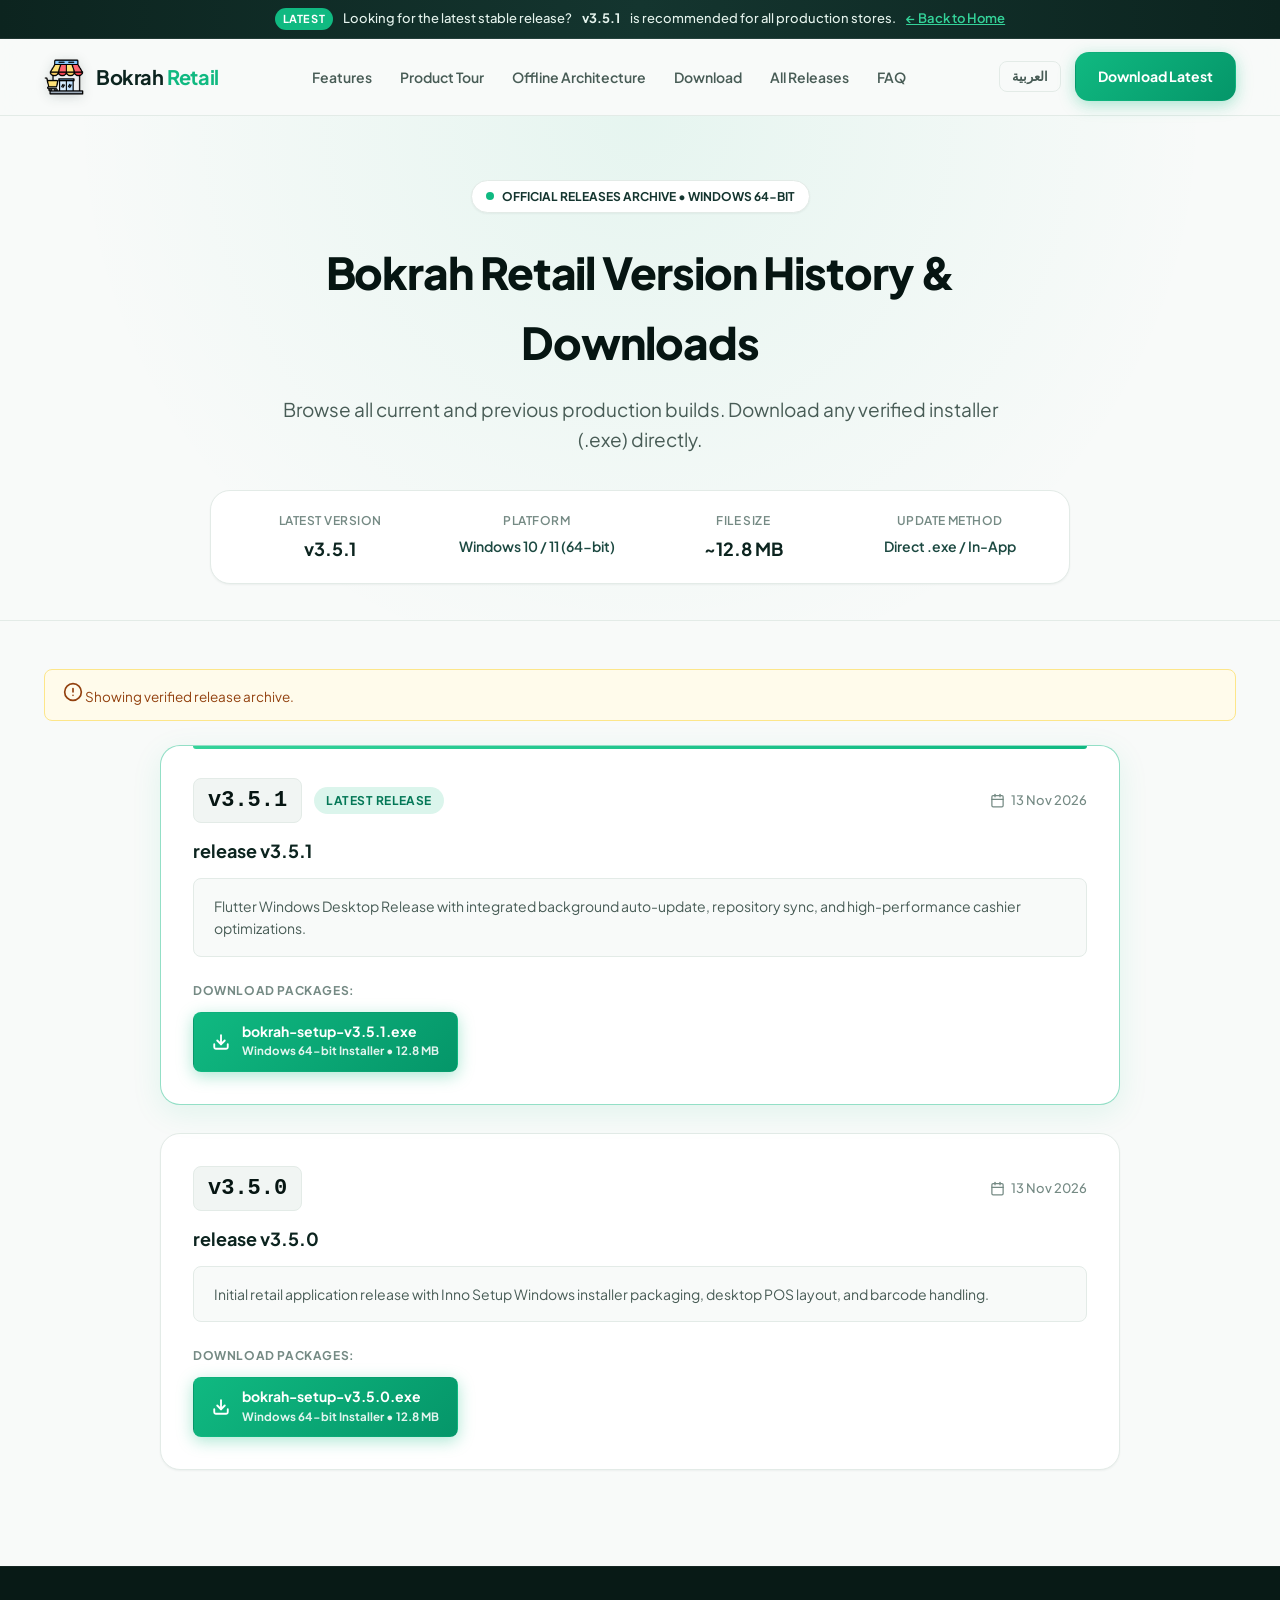
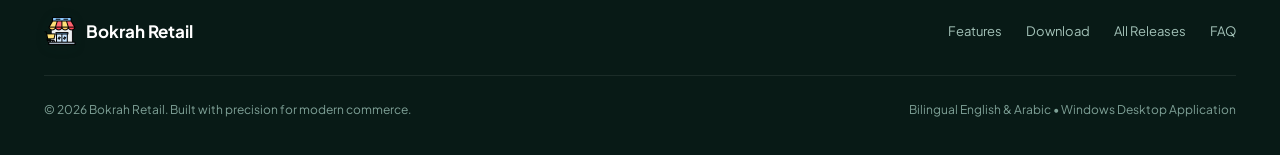
<file: releases.html>
<!doctype html>
<html lang="en" dir="ltr">
  <head>
    <meta charset="UTF-8" />
    <meta name="viewport" content="width=device-width, initial-scale=1.0" />
    <meta
      name="description"
      content="Official Release Archive for Bokrah Retail. Download any version of the modern Windows desktop retail workspace with complete changelogs and verified installers."
    />
    <meta name="theme-color" content="#102b26" />
    <title>All Releases & Downloads — Bokrah Retail</title>
    <link rel="icon" type="image/png" href="icon.png" />
    <link rel="apple-touch-icon" href="icon.png" />
    <meta property="og:image" content="icon.png" />
    <link rel="stylesheet" href="styles.css" />
  </head>
  <body>
    <!-- Top Announcement Banner -->
    <aside class="top-banner" aria-label="Announcement">
      <span class="banner-badge" data-en="LATEST" data-ar="الأحدث">LATEST</span>
      <span data-en="Looking for the latest stable release? " data-ar="هل تبحث عن أحدث إصدار مستقر؟ ">Looking for the latest stable release? </span>
      <strong data-release-version>v3.5.1</strong>
      <span data-en=" is recommended for all production stores." data-ar=" موصى به لكافة المتاجر ونقاط البيع."> is recommended for all production stores.</span>
      <a href="index.html" data-en="← Back to Home" data-ar="← العودة للرئيسية">← Back to Home</a>
    </aside>

    <!-- Navigation Header -->
    <header class="header">
      <div class="container nav-inner">
        <a class="brand" href="index.html" aria-label="Bokrah Retail Home">
          <img class="brand-mark" src="icon.png" alt="Bokrah Retail Logo" width="40" height="40" />
          <span>Bokrah <strong>Retail</strong></span>
        </a>

        <nav aria-label="Primary Navigation">
          <ul class="nav-links">
            <li><a class="nav-link" href="index.html#features" data-en="Features" data-ar="المميزات">Features</a></li>
            <li><a class="nav-link" href="index.html#preview" data-en="Product Tour" data-ar="جولة في التطبيق">Product Tour</a></li>
            <li><a class="nav-link" href="index.html#offline" data-en="Offline Architecture" data-ar="العمل دون إنترنت">Offline Architecture</a></li>
            <li><a class="nav-link" href="index.html#download" data-en="Download" data-ar="التحميل">Download</a></li>
            <li><a class="nav-link active" href="releases.html" data-en="All Releases" data-ar="جميع الإصدارات">All Releases</a></li>
            <li><a class="nav-link" href="index.html#faq" data-en="FAQ" data-ar="الأسئلة الشائعة">FAQ</a></li>
          </ul>
        </nav>

        <div class="nav-actions">
          <button type="button" class="lang-btn" id="langToggle" aria-label="Switch Language">
            العربية
          </button>
          <a
            class="btn btn-emerald"
            href="https://github.com/Mahfoud-Sa/bokrahRetail/releases/download/v3.5.1/bokrah-setup-v3.5.1.exe"
            data-download-url
            data-en="Download Latest"
            data-ar="تحميل أحدث إصدار"
          >
            <svg width="16" height="16" viewBox="0 0 24 24" fill="none" stroke="currentColor" stroke-width="2.5" stroke-linecap="round" stroke-linejoin="round" aria-hidden="true">
              <path d="M21 15v4a2 2 0 0 1-2 2H5a2 2 0 0 1-2-2v-4"></path>
              <polyline points="7 10 12 15 17 10"></polyline>
              <line x1="12" y1="15" x2="12" y2="3"></line>
            </svg>
            Download Latest
          </a>
          <button type="button" class="menu-toggle" aria-label="Open mobile menu">
            <svg width="24" height="24" viewBox="0 0 24 24" fill="none" stroke="currentColor" stroke-width="2" stroke-linecap="round" stroke-linejoin="round" aria-hidden="true">
              <line x1="3" y1="12" x2="21" y2="12"></line>
              <line x1="3" y1="6" x2="21" y2="6"></line>
              <line x1="3" y1="18" x2="21" y2="18"></line>
            </svg>
          </button>
        </div>
      </div>
    </header>

    <main>
      <!-- Releases Hero -->
      <section class="releases-hero">
        <div class="container">
          <div class="releases-hero-content">
            <div class="hero-pill">
              <span class="pulse-dot" aria-hidden="true"></span>
              <span data-en="OFFICIAL RELEASES ARCHIVE • WINDOWS 64-BIT" data-ar="أرشيف الإصدارات الرسمية • نظام ويندوز 64-بت">OFFICIAL RELEASES ARCHIVE • WINDOWS 64-BIT</span>
            </div>

            <h1 data-en="Bokrah Retail Version History & Downloads" data-ar="سجل إصدارات بكرة ريتيل وتحميل كافة النسخ">
              Bokrah Retail <span class="gradient-text">Version History</span> & Downloads
            </h1>

            <p class="hero-lead" data-en="Browse all current and previous production builds. Download any verified installer (.exe) directly." data-ar="تصفح جميع الإصدارات الحالية والسابقة المستقرة. يمكنك تحميل أي ملف تثبيت رسمي (.exe) مباشرة.">
              Browse all current and previous production builds. Download any verified installer (.exe) directly.
            </p>

            <!-- Stats Bar -->
            <div class="releases-stats-bar">
              <div class="release-stat-item">
                <small data-en="Latest Version" data-ar="أحدث إصدار">Latest Version</small>
                <strong data-release-version>v3.5.1</strong>
              </div>
              <div class="release-stat-item">
                <small data-en="Platform" data-ar="المنصة">Platform</small>
                <span>Windows 10 / 11 (64-bit)</span>
              </div>
              <div class="release-stat-item">
                <small data-en="File Size" data-ar="حجم التثبيت">File Size</small>
                <strong data-release-size>~12.8 MB</strong>
              </div>
              <div class="release-stat-item">
                <small data-en="Update Method" data-ar="آلية التحديث">Update Method</small>
                <span data-en="Direct .exe / In-App" data-ar="تثبيت مباشر / تلقائي">Direct .exe / In-App</span>
              </div>
            </div>
          </div>
        </div>
      </section>

      <!-- Releases Main Section -->
      <section class="releases-section">
        <div class="container">
          <!-- Loading Indicator (hidden when loaded) -->
          <div id="releasesLoading" class="releases-loading-state" style="display:none;">
            <div class="loading-spinner" aria-hidden="true"></div>
            <p data-en="Loading latest releases..." data-ar="جاري تحميل أحدث الإصدارات...">Loading latest releases...</p>
          </div>

          <!-- Error Alert (hidden by default) -->
          <div id="releasesError" class="releases-error-banner" style="display:none;">
            <svg width="20" height="20" viewBox="0 0 24 24" fill="none" stroke="currentColor" stroke-width="2" stroke-linecap="round" stroke-linejoin="round" aria-hidden="true">
              <circle cx="12" cy="12" r="10"></circle>
              <line x1="12" y1="8" x2="12" y2="12"></line>
              <line x1="12" y1="16" x2="12.01" y2="16"></line>
            </svg>
            <span data-en="Showing verified release archive." data-ar="يتم عرض النسخ المؤكدة من أرشيف الإصدارات.">Showing verified release archive.</span>
          </div>

          <!-- Dynamic / Pre-rendered Releases List -->
          <div id="releasesList" class="releases-cards-container">
            <!-- Pre-rendered Release Card v3.5.1 (Latest) -->
            <article class="release-card is-latest">
              <div class="release-card-header">
                <div class="release-version-group">
                  <span class="release-version-tag">v3.5.1</span>
                  <span class="release-badge-latest" data-en="Latest Release" data-ar="الأحدث • مستقر">Latest Release</span>
                </div>
                <div class="release-date">
                  <svg width="15" height="15" viewBox="0 0 24 24" fill="none" stroke="currentColor" stroke-width="2" stroke-linecap="round" stroke-linejoin="round" aria-hidden="true">
                    <rect x="3" y="4" width="18" height="18" rx="2" ry="2"></rect>
                    <line x1="16" y1="2" x2="16" y2="6"></line>
                    <line x1="8" y1="2" x2="8" y2="6"></line>
                    <line x1="3" y1="10" x2="21" y2="10"></line>
                  </svg>
                  <span>13 Nov 2026</span>
                </div>
              </div>

              <div class="release-title-row">
                <h3>release v3.5.1</h3>
              </div>

              <div class="release-notes-box">
                <p data-en="Flutter Windows Desktop Release with integrated background auto-update, repository sync, and high-performance cashier optimizations." data-ar="إصدار رسمي مستقر لتطبيق ويندوز المكتبي مع التحديث التلقائي في الخلفية، ومزامنة نقاط البيع، وتحسينات سرعة الكاشير.">Flutter Windows Desktop Release with integrated background auto-update, repository sync, and high-performance cashier optimizations.</p>
              </div>

              <div class="release-downloads-section">
                <h4 class="download-heading" data-en="Download Packages:" data-ar="ملفات التحميل المتوفرة:">Download Packages:</h4>
                <div class="release-assets-grid">
                  <a class="btn btn-emerald release-download-btn" href="https://github.com/Mahfoud-Sa/bokrahRetail/releases/download/v3.5.1/bokrah-setup-v3.5.1.exe">
                    <svg width="18" height="18" viewBox="0 0 24 24" fill="none" stroke="currentColor" stroke-width="2.5" stroke-linecap="round" stroke-linejoin="round" aria-hidden="true">
                      <path d="M21 15v4a2 2 0 0 1-2 2H5a2 2 0 0 1-2-2v-4"></path>
                      <polyline points="7 10 12 15 17 10"></polyline>
                      <line x1="12" y1="15" x2="12" y2="3"></line>
                    </svg>
                    <div class="btn-text-block">
                      <strong>bokrah-setup-v3.5.1.exe</strong>
                      <small data-en="Windows 64-bit Installer • 12.8 MB" data-ar="مثبت ويندوز 64-بت • 12.8 م.ب">Windows 64-bit Installer • 12.8 MB</small>
                    </div>
                  </a>
                </div>
              </div>
            </article>

            <!-- Pre-rendered Release Card v3.5.0 -->
            <article class="release-card">
              <div class="release-card-header">
                <div class="release-version-group">
                  <span class="release-version-tag">v3.5.0</span>
                </div>
                <div class="release-date">
                  <svg width="15" height="15" viewBox="0 0 24 24" fill="none" stroke="currentColor" stroke-width="2" stroke-linecap="round" stroke-linejoin="round" aria-hidden="true">
                    <rect x="3" y="4" width="18" height="18" rx="2" ry="2"></rect>
                    <line x1="16" y1="2" x2="16" y2="6"></line>
                    <line x1="8" y1="2" x2="8" y2="6"></line>
                    <line x1="3" y1="10" x2="21" y2="10"></line>
                  </svg>
                  <span>13 Nov 2026</span>
                </div>
              </div>

              <div class="release-title-row">
                <h3>release v3.5.0</h3>
              </div>

              <div class="release-notes-box">
                <p data-en="Initial retail application release with Inno Setup Windows installer packaging, desktop POS layout, and barcode handling." data-ar="الإصدار المكتبي الأول مع حزمة تثبيت Inno Setup لويندوز، ونظام نقاط البيع، ودعم الباركود.">Initial retail application release with Inno Setup Windows installer packaging, desktop POS layout, and barcode handling.</p>
              </div>

              <div class="release-downloads-section">
                <h4 class="download-heading" data-en="Download Packages:" data-ar="ملفات التحميل المتوفرة:">Download Packages:</h4>
                <div class="release-assets-grid">
                  <a class="btn btn-emerald release-download-btn" href="https://github.com/Mahfoud-Sa/bokrahRetail/releases/download/v3.5.0/bokrah-setup-v3.5.0.exe">
                    <svg width="18" height="18" viewBox="0 0 24 24" fill="none" stroke="currentColor" stroke-width="2.5" stroke-linecap="round" stroke-linejoin="round" aria-hidden="true">
                      <path d="M21 15v4a2 2 0 0 1-2 2H5a2 2 0 0 1-2-2v-4"></path>
                      <polyline points="7 10 12 15 17 10"></polyline>
                      <line x1="12" y1="15" x2="12" y2="3"></line>
                    </svg>
                    <div class="btn-text-block">
                      <strong>bokrah-setup-v3.5.0.exe</strong>
                      <small data-en="Windows 64-bit Installer • 12.8 MB" data-ar="مثبت ويندوز 64-بت • 12.8 م.ب">Windows 64-bit Installer • 12.8 MB</small>
                    </div>
                  </a>
                </div>
              </div>
            </article>
          </div>
        </div>
      </section>
    </main>

    <!-- Footer -->
    <footer class="footer">
      <div class="container">
        <div class="footer-inner">
          <div class="footer-brand">
            <img class="brand-mark brand-mark-sm" src="icon.png" alt="Bokrah Retail Logo" width="32" height="32" />
            <span>Bokrah <strong>Retail</strong></span>
          </div>

          <ul class="footer-links">
            <li><a href="index.html#features" data-en="Features" data-ar="المميزات">Features</a></li>
            <li><a href="index.html#download" data-en="Download" data-ar="التحميل">Download</a></li>
            <li><a href="releases.html" data-en="All Releases" data-ar="جميع الإصدارات">All Releases</a></li>
            <li><a href="index.html#faq" data-en="FAQ" data-ar="الأسئلة الشائعة">FAQ</a></li>
          </ul>
        </div>

        <div class="footer-bottom">
          <p>© 2026 Bokrah Retail. Built with precision for modern commerce.</p>
          <p data-en="Bilingual English & Arabic • Windows Desktop Application" data-ar="ثنائي اللغة • تطبيق مكتبي لنظام ويندوز">
            Bilingual English & Arabic • Windows Desktop Application
          </p>
        </div>
      </div>
    </footer>

    <script src="app.js"></script>
  </body>
</html>
</file>
<file: styles.css>
/* Bokrah Retail — Modern Landing Page Stylesheet */
@import url('https://fonts.googleapis.com/css2?family=Plus+Jakarta+Sans:wght@400;500;600;700;800&family=Inter:wght@400;500;600;700&family=Tajawal:wght@400;500;700;800&display=swap');

:root {
  --font-sans: 'Plus Jakarta Sans', 'Inter', -apple-system, BlinkMacSystemFont, "Segoe UI", Roboto, sans-serif;
  --font-ar: 'Tajawal', var(--font-sans);

  /* Brand Colors */
  --forest-950: #061512;
  --forest-900: #0c241f;
  --forest-800: #14352f;
  --forest-700: #1c4941;
  --forest-600: #256157;
  --emerald-500: #10b981;
  --emerald-400: #34d399;
  --emerald-glow: rgba(16, 185, 129, 0.22);
  --amber-500: #f59e0b;
  --amber-400: #fbbf24;

  /* Neutrals */
  --bg-canvas: #f8faf9;
  --bg-surface: #ffffff;
  --bg-subtle: #f1f5f3;
  --bg-elevated: #ffffff;
  --text-primary: #0e1a17;
  --text-secondary: #485c56;
  --text-tertiary: #758a84;
  --border-light: #e3ebe7;
  --border-focus: #10b981;

  /* Shadows */
  --shadow-sm: 0 1px 2px rgba(12, 36, 31, 0.05);
  --shadow-md: 0 8px 24px -4px rgba(12, 36, 31, 0.08), 0 2px 6px -1px rgba(12, 36, 31, 0.04);
  --shadow-lg: 0 20px 45px -8px rgba(12, 36, 31, 0.12), 0 4px 12px -2px rgba(12, 36, 31, 0.06);
  --shadow-glow: 0 0 35px var(--emerald-glow);

  --radius-sm: 8px;
  --radius-md: 14px;
  --radius-lg: 20px;
  --radius-xl: 28px;
}

* {
  box-sizing: border-box;
  margin: 0;
  padding: 0;
}

html {
  scroll-behavior: smooth;
  color-scheme: light;
}

body {
  font-family: var(--font-sans);
  background-color: var(--bg-canvas);
  color: var(--text-primary);
  line-height: 1.6;
  -webkit-font-smoothing: antialiased;
  overflow-x: hidden;
}

[dir="rtl"], html[lang="ar"] body {
  font-family: var(--font-ar);
}

/* Container */
.container {
  width: 100%;
  max-width: 1240px;
  margin: 0 auto;
  padding: 0 24px;
}

/* Top Announcement Banner */
.top-banner {
  background: linear-gradient(90deg, var(--forest-900) 0%, var(--forest-800) 50%, var(--forest-900) 100%);
  color: #e5f3ed;
  font-size: 13px;
  font-weight: 500;
  text-align: center;
  padding: 8px 16px;
  display: flex;
  align-items: center;
  justify-content: center;
  gap: 10px;
  border-bottom: 1px solid rgba(255, 255, 255, 0.08);
}
.banner-badge {
  background: var(--emerald-500);
  color: #fff;
  font-size: 11px;
  font-weight: 700;
  padding: 2px 8px;
  border-radius: 99px;
  text-transform: uppercase;
  letter-spacing: 0.05em;
}
.top-banner a {
  color: var(--emerald-400);
  text-decoration: underline;
  font-weight: 600;
  cursor: pointer;
}

/* Navigation */
.header {
  position: sticky;
  top: 0;
  z-index: 100;
  background: rgba(248, 250, 249, 0.88);
  backdrop-filter: blur(14px);
  -webkit-backdrop-filter: blur(14px);
  border-bottom: 1px solid var(--border-light);
  transition: all 0.25s ease;
}
.header.scrolled {
  background: rgba(255, 255, 255, 0.95);
  box-shadow: var(--shadow-sm);
}
.nav-inner {
  display: flex;
  align-items: center;
  justify-content: space-between;
  height: 76px;
}
.brand {
  display: inline-flex;
  align-items: center;
  gap: 12px;
  text-decoration: none;
  color: var(--forest-900);
  font-size: 20px;
  font-weight: 700;
  letter-spacing: -0.02em;
}
.brand-mark {
  width: 40px;
  height: 40px;
  object-fit: contain;
  display: inline-block;
  vertical-align: middle;
  flex-shrink: 0;
  transition: transform 0.2s cubic-bezier(0.16, 1, 0.3, 1), filter 0.2s ease;
  filter: drop-shadow(0 2px 6px rgba(12, 36, 31, 0.16));
}
.brand:hover .brand-mark {
  transform: scale(1.08) rotate(-2deg);
}
.brand-mark-sm {
  width: 32px;
  height: 32px;
}
.brand strong {
  color: var(--emerald-500);
}

.nav-links {
  display: flex;
  align-items: center;
  gap: 28px;
  list-style: none;
}
.nav-link {
  text-decoration: none;
  color: var(--text-secondary);
  font-size: 14px;
  font-weight: 600;
  transition: color 0.15s ease;
}
.nav-link:hover {
  color: var(--forest-900);
}

.nav-actions {
  display: flex;
  align-items: center;
  gap: 14px;
}
.lang-btn {
  background: transparent;
  border: 1px solid var(--border-light);
  color: var(--text-secondary);
  font-size: 13px;
  font-weight: 600;
  padding: 7px 12px;
  border-radius: var(--radius-sm);
  cursor: pointer;
  display: inline-flex;
  align-items: center;
  gap: 6px;
  transition: all 0.2s ease;
}
.lang-btn:hover {
  border-color: var(--text-secondary);
  color: var(--text-primary);
}

/* Mobile Menu Toggle */
.menu-toggle {
  display: none;
  background: none;
  border: none;
  color: var(--forest-900);
  padding: 8px;
  cursor: pointer;
}

/* Buttons */
.btn {
  display: inline-flex;
  align-items: center;
  justify-content: center;
  gap: 10px;
  font-weight: 700;
  font-size: 14px;
  padding: 12px 22px;
  border-radius: var(--radius-md);
  text-decoration: none;
  cursor: pointer;
  transition: all 0.2s cubic-bezier(0.16, 1, 0.3, 1);
  border: 1px solid transparent;
}
.btn-primary {
  background: linear-gradient(135deg, var(--forest-800) 0%, var(--forest-950) 100%);
  color: #ffffff;
  box-shadow: 0 4px 14px rgba(12, 36, 31, 0.22);
}
.btn-primary:hover {
  background: linear-gradient(135deg, var(--forest-700) 0%, var(--forest-900) 100%);
  transform: translateY(-2px);
  box-shadow: 0 8px 22px rgba(12, 36, 31, 0.28);
}
.btn-emerald {
  background: linear-gradient(135deg, #10b981 0%, #059669 100%);
  color: #ffffff;
  box-shadow: 0 4px 16px rgba(16, 185, 129, 0.35);
}
.btn-emerald:hover {
  background: linear-gradient(135deg, #059669 0%, #047857 100%);
  transform: translateY(-2px);
  box-shadow: 0 8px 24px rgba(16, 185, 129, 0.45);
}
.btn-outline {
  background: var(--bg-surface);
  border-color: var(--border-light);
  color: var(--forest-900);
}
.btn-outline:hover {
  border-color: var(--forest-700);
  background: var(--bg-subtle);
}
.btn-lg {
  padding: 16px 28px;
  font-size: 16px;
  border-radius: var(--radius-md);
}

/* Hero Section */
.hero {
  padding: 64px 0 96px;
  position: relative;
}
.hero-glow {
  position: absolute;
  top: -60px;
  left: 50%;
  transform: translateX(-50%);
  width: 700px;
  height: 400px;
  background: radial-gradient(circle, rgba(16, 185, 129, 0.12) 0%, rgba(248, 250, 249, 0) 70%);
  pointer-events: none;
  z-index: 0;
}
.hero-content {
  position: relative;
  z-index: 1;
  text-align: center;
  max-width: 860px;
  margin: 0 auto;
}
.hero-pill {
  display: inline-flex;
  align-items: center;
  gap: 8px;
  background: var(--bg-surface);
  border: 1px solid var(--border-light);
  padding: 6px 14px;
  border-radius: 99px;
  font-size: 12px;
  font-weight: 700;
  color: var(--forest-800);
  box-shadow: var(--shadow-sm);
  margin-bottom: 24px;
}
.pulse-dot {
  width: 8px;
  height: 8px;
  background: var(--emerald-500);
  border-radius: 50%;
  box-shadow: 0 0 0 0 rgba(16, 185, 129, 0.7);
  animation: pulse 2s infinite;
}
@keyframes pulse {
  0% { transform: scale(0.95); box-shadow: 0 0 0 0 rgba(16, 185, 129, 0.7); }
  70% { transform: scale(1); box-shadow: 0 0 0 8px rgba(16, 185, 129, 0); }
  100% { transform: scale(0.95); box-shadow: 0 0 0 0 rgba(16, 185, 129, 0); }
}

.hero h1 {
  font-size: clamp(38px, 5.2vw, 64px);
  font-weight: 800;
  line-height: 1.08;
  letter-spacing: -0.04em;
  color: var(--forest-950);
  margin-bottom: 22px;
}
.hero h1 span.gradient-text {
  background: linear-gradient(135deg, var(--forest-900) 0%, var(--emerald-500) 100%);
  -webkit-background-clip: text;
  -webkit-text-fill-color: transparent;
}
.hero-lead {
  font-size: 19px;
  color: var(--text-secondary);
  line-height: 1.6;
  max-width: 720px;
  margin: 0 auto 36px;
}

/* Hero Download Box */
.hero-download-card {
  background: var(--bg-surface);
  border: 1px solid var(--border-light);
  border-radius: var(--radius-xl);
  padding: 24px 28px;
  box-shadow: var(--shadow-lg);
  display: flex;
  align-items: center;
  justify-content: space-between;
  gap: 24px;
  max-width: 680px;
  margin: 0 auto 18px;
  text-align: left;
}
[dir="rtl"] .hero-download-card, html[lang="ar"] .hero-download-card {
  text-align: right;
}
.download-info h3 {
  font-size: 16px;
  font-weight: 800;
  color: var(--forest-900);
  display: flex;
  align-items: center;
  gap: 8px;
}
.download-info p {
  color: var(--text-tertiary);
  font-size: 13px;
  margin-top: 4px;
}
.version-tag {
  background: #eef7f3;
  color: var(--forest-700);
  font-size: 12px;
  font-weight: 700;
  padding: 2px 7px;
  border-radius: 6px;
}

.hero-meta {
  display: flex;
  align-items: center;
  justify-content: center;
  gap: 20px;
  font-size: 13px;
  color: var(--text-tertiary);
  flex-wrap: wrap;
}
.meta-item {
  display: inline-flex;
  align-items: center;
  gap: 6px;
}
.meta-item svg {
  color: var(--emerald-500);
}

/* Product Window Mockup */
.preview-wrapper {
  margin-top: 56px;
  perspective: 1000px;
}
.preview-window {
  background: #ffffff;
  border-radius: var(--radius-lg);
  border: 1px solid rgba(12, 36, 31, 0.15);
  box-shadow: 0 25px 60px -12px rgba(12, 36, 31, 0.22), 0 0 0 1px rgba(12, 36, 31, 0.05);
  overflow: hidden;
  transition: transform 0.3s ease;
}
.preview-window:hover {
  transform: translateY(-4px);
}
.window-header {
  background: #14352f;
  height: 42px;
  display: flex;
  align-items: center;
  padding: 0 16px;
  position: relative;
}
.window-controls {
  display: flex;
  gap: 7px;
}
.window-controls span {
  width: 11px;
  height: 11px;
  border-radius: 50%;
  background: rgba(255, 255, 255, 0.2);
}
.window-controls span:nth-child(1) { background: #ff5f56; }
.window-controls span:nth-child(2) { background: #ffbd2e; }
.window-controls span:nth-child(3) { background: #27c93f; }
.window-title {
  position: absolute;
  left: 50%;
  transform: translateX(-50%);
  color: rgba(255, 255, 255, 0.85);
  font-size: 12px;
  font-weight: 600;
  letter-spacing: 0.02em;
}

/* Mockup Layout */
.mock-app {
  display: flex;
  min-height: 520px;
  background: #f4f7f5;
}
.mock-sidebar {
  width: 220px;
  background: #0d221e;
  color: #fff;
  padding: 20px 14px;
  display: flex;
  flex-direction: column;
  justify-content: space-between;
}
.mock-brand {
  display: flex;
  align-items: center;
  gap: 10px;
  font-size: 15px;
  font-weight: 700;
  padding-bottom: 20px;
  border-bottom: 1px solid rgba(255, 255, 255, 0.08);
}
.mock-brand-icon {
  width: 28px;
  height: 28px;
  object-fit: contain;
  display: block;
  flex-shrink: 0;
}
.mock-menu {
  list-style: none;
  margin-top: 14px;
  display: flex;
  flex-direction: column;
  gap: 4px;
}
.mock-menu li {
  display: flex;
  align-items: center;
  gap: 10px;
  padding: 9px 12px;
  border-radius: 8px;
  font-size: 12px;
  font-weight: 600;
  color: rgba(255, 255, 255, 0.7);
  cursor: pointer;
}
.mock-menu li.active {
  background: rgba(16, 185, 129, 0.2);
  color: #ffffff;
  border-left: 3px solid var(--emerald-500);
}
[dir="rtl"] .mock-menu li.active, html[lang="ar"] .mock-menu li.active {
  border-left: none;
  border-right: 3px solid var(--emerald-500);
}
.mock-user {
  display: flex;
  align-items: center;
  gap: 10px;
  padding-top: 16px;
  border-top: 1px solid rgba(255, 255, 255, 0.08);
  font-size: 12px;
}
.mock-avatar {
  width: 28px;
  height: 28px;
  background: #256157;
  border-radius: 50%;
  display: grid;
  place-items: center;
  font-weight: 700;
}

/* Mock Main View */
.mock-main {
  flex: 1;
  padding: 24px;
  display: flex;
  flex-direction: column;
  gap: 20px;
  overflow: hidden;
}
.mock-topbar {
  display: flex;
  justify-content: space-between;
  align-items: center;
  background: #ffffff;
  padding: 12px 18px;
  border-radius: 12px;
  border: 1px solid var(--border-light);
}
.mock-search {
  display: flex;
  align-items: center;
  gap: 8px;
  background: #f1f5f3;
  padding: 7px 14px;
  border-radius: 8px;
  font-size: 12px;
  color: var(--text-tertiary);
  width: 320px;
}
.mock-badges {
  display: flex;
  align-items: center;
  gap: 12px;
}
.mock-status-pill {
  display: inline-flex;
  align-items: center;
  gap: 6px;
  font-size: 11px;
  font-weight: 700;
  background: #ecfdf5;
  color: #065f46;
  padding: 4px 10px;
  border-radius: 99px;
  border: 1px solid #a7f3d0;
}
.mock-update-badge {
  display: inline-flex;
  align-items: center;
  gap: 6px;
  font-size: 11px;
  font-weight: 700;
  background: #eff6ff;
  color: #1d4ed8;
  padding: 4px 10px;
  border-radius: 99px;
  border: 1px solid #bfdbfe;
}

/* Mock KPI Cards */
.mock-stats {
  display: grid;
  grid-template-columns: repeat(4, 1fr);
  gap: 14px;
}
.mock-stat-card {
  background: #ffffff;
  border: 1px solid var(--border-light);
  border-radius: 12px;
  padding: 14px;
}
.mock-stat-card small {
  display: block;
  font-size: 11px;
  font-weight: 600;
  color: var(--text-tertiary);
  text-transform: uppercase;
}
.mock-stat-card strong {
  display: block;
  font-size: 18px;
  font-weight: 800;
  color: var(--forest-900);
  margin-top: 4px;
}
.mock-stat-card span {
  font-size: 11px;
  color: var(--emerald-500);
  font-weight: 600;
}

/* Mock Grid & Cart */
.mock-pos-split {
  display: grid;
  grid-template-columns: 1fr 280px;
  gap: 16px;
  flex: 1;
}
.mock-catalog-grid {
  display: grid;
  grid-template-columns: repeat(3, 1fr);
  gap: 12px;
}
.mock-item-card {
  background: #ffffff;
  border: 1px solid var(--border-light);
  border-radius: 10px;
  padding: 12px;
  display: flex;
  flex-direction: column;
  justify-content: space-between;
}
.mock-item-thumb {
  height: 60px;
  background: #f1f5f3;
  border-radius: 6px;
  display: grid;
  place-items: center;
  font-size: 24px;
  margin-bottom: 8px;
}
.mock-item-title {
  font-size: 12px;
  font-weight: 700;
  color: var(--forest-900);
}
.mock-item-barcode {
  font-size: 10px;
  color: var(--text-tertiary);
  font-family: monospace;
}
.mock-item-price {
  font-size: 13px;
  font-weight: 800;
  color: var(--emerald-500);
  margin-top: 6px;
}

.mock-cart {
  background: #ffffff;
  border: 1px solid var(--border-light);
  border-radius: 12px;
  padding: 14px;
  display: flex;
  flex-direction: column;
  justify-content: space-between;
}
.mock-cart-title {
  font-size: 13px;
  font-weight: 700;
  color: var(--forest-900);
  padding-bottom: 8px;
  border-bottom: 1px solid var(--border-light);
}
.mock-cart-items {
  margin: 10px 0;
  display: flex;
  flex-direction: column;
  gap: 8px;
  font-size: 11px;
}
.mock-cart-row {
  display: flex;
  justify-content: space-between;
  color: var(--text-secondary);
}
.mock-cart-total {
  padding-top: 10px;
  border-top: 1px dashed var(--border-light);
}
.mock-cart-total div {
  display: flex;
  justify-content: space-between;
  font-size: 14px;
  font-weight: 800;
  color: var(--forest-900);
}
.mock-checkout-btn {
  width: 100%;
  margin-top: 10px;
  background: var(--emerald-500);
  color: #fff;
  border: none;
  padding: 10px;
  border-radius: 8px;
  font-weight: 700;
  font-size: 12px;
  cursor: pointer;
}

/* Features Section */
.features-section {
  padding: 96px 0;
  background: #ffffff;
  border-top: 1px solid var(--border-light);
  border-bottom: 1px solid var(--border-light);
}
.section-header {
  text-align: center;
  max-width: 680px;
  margin: 0 auto 64px;
}
.section-eyebrow {
  font-size: 12px;
  font-weight: 800;
  text-transform: uppercase;
  letter-spacing: 0.12em;
  color: var(--emerald-500);
  margin-bottom: 12px;
}
.section-title {
  font-size: clamp(28px, 3.8vw, 44px);
  font-weight: 800;
  color: var(--forest-950);
  line-height: 1.15;
  letter-spacing: -0.03em;
  margin-bottom: 16px;
}
.section-desc {
  font-size: 17px;
  color: var(--text-secondary);
  line-height: 1.6;
}

.features-grid {
  display: grid;
  grid-template-columns: repeat(3, 1fr);
  gap: 28px;
}
.feature-card {
  background: var(--bg-canvas);
  border: 1px solid var(--border-light);
  border-radius: var(--radius-lg);
  padding: 32px 28px;
  transition: all 0.25s ease;
  position: relative;
}
.feature-card:hover {
  transform: translateY(-4px);
  background: #ffffff;
  box-shadow: var(--shadow-md);
  border-color: rgba(16, 185, 129, 0.4);
}
.feature-icon-wrapper {
  width: 52px;
  height: 52px;
  border-radius: 14px;
  background: linear-gradient(135deg, var(--forest-800) 0%, var(--forest-950) 100%);
  color: var(--emerald-400);
  display: grid;
  place-items: center;
  margin-bottom: 22px;
  box-shadow: 0 4px 12px rgba(12, 36, 31, 0.15);
}
.feature-card h3 {
  font-size: 20px;
  font-weight: 750;
  color: var(--forest-900);
  margin-bottom: 12px;
}
.feature-card p {
  color: var(--text-secondary);
  font-size: 15px;
  line-height: 1.6;
}
.feature-tag {
  display: inline-block;
  margin-top: 16px;
  font-size: 11px;
  font-weight: 700;
  color: var(--emerald-500);
  background: rgba(16, 185, 129, 0.1);
  padding: 4px 10px;
  border-radius: 99px;
}

/* Offline Banner Feature */
.highlight-banner {
  margin-top: 48px;
  background: linear-gradient(135deg, var(--forest-950) 0%, var(--forest-800) 100%);
  color: #fff;
  border-radius: var(--radius-xl);
  padding: 48px;
  display: grid;
  grid-template-columns: 1.2fr 1fr;
  gap: 40px;
  align-items: center;
  box-shadow: var(--shadow-lg);
}
.highlight-content h3 {
  font-size: 28px;
  font-weight: 800;
  margin-bottom: 16px;
}
.highlight-content p {
  color: #b9d5cd;
  font-size: 16px;
  line-height: 1.6;
  margin-bottom: 24px;
}
.highlight-stats {
  display: grid;
  grid-template-columns: repeat(2, 1fr);
  gap: 16px;
}
.stat-box {
  background: rgba(255, 255, 255, 0.06);
  border: 1px solid rgba(255, 255, 255, 0.12);
  border-radius: var(--radius-md);
  padding: 20px;
}
.stat-box strong {
  display: block;
  font-size: 30px;
  font-weight: 800;
  color: var(--emerald-400);
}
.stat-box span {
  font-size: 13px;
  color: #d1e5df;
}

/* How It Works Section */
.steps-section {
  padding: 96px 0;
}
.steps-grid {
  display: grid;
  grid-template-columns: repeat(3, 1fr);
  gap: 32px;
  margin-top: 48px;
}
.step-card {
  position: relative;
  background: var(--bg-surface);
  border: 1px solid var(--border-light);
  border-radius: var(--radius-lg);
  padding: 32px 24px;
}
.step-number {
  font-size: 44px;
  font-weight: 800;
  color: rgba(20, 53, 47, 0.12);
  line-height: 1;
  margin-bottom: 16px;
}
.step-card h3 {
  font-size: 19px;
  font-weight: 750;
  color: var(--forest-900);
  margin-bottom: 10px;
}
.step-card p {
  color: var(--text-secondary);
  font-size: 14px;
  line-height: 1.6;
}

/* Download Center Section */
.download-section {
  padding: 96px 0;
  background: #ffffff;
  border-top: 1px solid var(--border-light);
}
.download-grid {
  display: grid;
  grid-template-columns: 1.4fr 1fr;
  gap: 32px;
  margin-top: 48px;
}
.download-primary-card {
  background: linear-gradient(135deg, #f7faf8 0%, #edf4f0 100%);
  border: 2px solid var(--emerald-500);
  border-radius: var(--radius-xl);
  padding: 40px;
  display: flex;
  flex-direction: column;
  justify-content: space-between;
  box-shadow: var(--shadow-glow);
  position: relative;
  overflow: hidden;
}
.recommended-tag {
  position: absolute;
  top: 20px;
  right: 24px;
  background: var(--emerald-500);
  color: #fff;
  font-size: 12px;
  font-weight: 800;
  padding: 4px 12px;
  border-radius: 99px;
  text-transform: uppercase;
}
[dir="rtl"] .recommended-tag, html[lang="ar"] .recommended-tag {
  right: auto;
  left: 24px;
}
.download-primary-header h3 {
  font-size: 26px;
  font-weight: 800;
  color: var(--forest-900);
  margin-bottom: 8px;
}
.download-primary-header p {
  color: var(--text-secondary);
  font-size: 15px;
}
.spec-list {
  list-style: none;
  margin: 24px 0;
  display: flex;
  flex-direction: column;
  gap: 12px;
  font-size: 14px;
  color: var(--text-secondary);
}
.spec-list li {
  display: flex;
  align-items: center;
  gap: 10px;
}
.spec-list li svg {
  color: var(--emerald-500);
}

.download-secondary-column {
  display: flex;
  flex-direction: column;
  gap: 20px;
}
.secondary-card {
  background: var(--bg-canvas);
  border: 1px solid var(--border-light);
  border-radius: var(--radius-lg);
  padding: 24px;
  display: flex;
  align-items: center;
  justify-content: space-between;
  gap: 16px;
  transition: all 0.2s ease;
}
.secondary-card:hover {
  border-color: var(--forest-600);
  background: #ffffff;
}
.secondary-info h4 {
  font-size: 16px;
  font-weight: 750;
  color: var(--forest-900);
}
.secondary-info p {
  font-size: 13px;
  color: var(--text-tertiary);
  margin-top: 4px;
}

/* System Requirements Table */
.requirements-card {
  margin-top: 36px;
  background: var(--bg-canvas);
  border: 1px solid var(--border-light);
  border-radius: var(--radius-lg);
  padding: 28px;
}
.requirements-card h4 {
  font-size: 16px;
  font-weight: 750;
  color: var(--forest-900);
  margin-bottom: 16px;
}
.req-grid {
  display: grid;
  grid-template-columns: repeat(4, 1fr);
  gap: 16px;
}
.req-item small {
  display: block;
  font-size: 12px;
  font-weight: 600;
  color: var(--text-tertiary);
}
.req-item span {
  font-size: 14px;
  font-weight: 700;
  color: var(--forest-900);
}

/* FAQ Section */
.faq-section {
  padding: 96px 0;
  background: var(--bg-canvas);
}
.faq-list {
  max-width: 820px;
  margin: 40px auto 0;
  display: flex;
  flex-direction: column;
  gap: 14px;
}
.faq-item {
  background: #ffffff;
  border: 1px solid var(--border-light);
  border-radius: var(--radius-md);
  overflow: hidden;
  transition: all 0.2s ease;
}
.faq-question {
  width: 100%;
  text-align: left;
  background: none;
  border: none;
  padding: 20px 24px;
  font-size: 16px;
  font-weight: 700;
  color: var(--forest-900);
  cursor: pointer;
  display: flex;
  justify-content: space-between;
  align-items: center;
  gap: 16px;
}
[dir="rtl"] .faq-question, html[lang="ar"] .faq-question {
  text-align: right;
}
.faq-question svg {
  transition: transform 0.25s ease;
  color: var(--text-tertiary);
  flex-shrink: 0;
}
.faq-item.active .faq-question svg {
  transform: rotate(180deg);
  color: var(--emerald-500);
}
.faq-answer {
  max-height: 0;
  overflow: hidden;
  transition: max-height 0.3s cubic-bezier(0, 1, 0, 1);
  padding: 0 24px;
  color: var(--text-secondary);
  font-size: 15px;
  line-height: 1.6;
}
.faq-item.active .faq-answer {
  max-height: 400px;
  padding-bottom: 22px;
  transition: max-height 0.3s ease-in-out;
}

/* Bottom CTA Banner */
.bottom-cta {
  background: linear-gradient(135deg, var(--forest-950) 0%, var(--forest-900) 100%);
  color: #fff;
  padding: 80px 0;
  text-align: center;
}
.bottom-cta h2 {
  font-size: clamp(30px, 4vw, 48px);
  font-weight: 800;
  margin-bottom: 16px;
  letter-spacing: -0.03em;
}
.bottom-cta p {
  font-size: 18px;
  color: #c7ded7;
  max-width: 600px;
  margin: 0 auto 36px;
}
.bottom-cta-actions {
  display: flex;
  align-items: center;
  justify-content: center;
  gap: 16px;
  flex-wrap: wrap;
}

/* Footer */
.footer {
  background: #081a16;
  color: #7fa197;
  padding: 48px 0 36px;
  font-size: 13px;
  border-top: 1px solid rgba(255, 255, 255, 0.05);
}
.footer-inner {
  display: flex;
  align-items: center;
  justify-content: space-between;
  flex-wrap: wrap;
  gap: 20px;
  padding-bottom: 28px;
  border-bottom: 1px solid rgba(255, 255, 255, 0.08);
}
.footer-brand {
  display: flex;
  align-items: center;
  gap: 10px;
  color: #fff;
  font-weight: 700;
  font-size: 17px;
}
.footer-links {
  display: flex;
  gap: 24px;
  list-style: none;
}
.footer-links a {
  color: #a3c2b8;
  text-decoration: none;
  transition: color 0.15s ease;
}
.footer-links a:hover {
  color: #ffffff;
}
.footer-bottom {
  margin-top: 24px;
  display: flex;
  justify-content: space-between;
  align-items: center;
  flex-wrap: wrap;
  gap: 14px;
  font-size: 12px;
}

/* Responsive Breakpoints */
@media (max-width: 1024px) {
  .hero-content h1 { font-size: 48px; }
  .features-grid { grid-template-columns: repeat(2, 1fr); }
  .steps-grid { grid-template-columns: 1fr; }
  .download-grid { grid-template-columns: 1fr; }
  .highlight-banner { grid-template-columns: 1fr; padding: 32px; }
  .mock-pos-split { grid-template-columns: 1fr; }
  .mock-cart { display: none; }
  .req-grid { grid-template-columns: repeat(2, 1fr); }
}

@media (max-width: 768px) {
  .nav-links { display: none; }
  .menu-toggle { display: block; }
  .hero { padding: 48px 0 64px; }
  .hero h1 { font-size: 36px; }
  .hero-download-card { flex-direction: column; align-items: stretch; text-align: center; }
  .features-grid { grid-template-columns: 1fr; }
  .mock-sidebar { display: none; }
  .mock-stats { grid-template-columns: repeat(2, 1fr); }
  .mock-catalog-grid { grid-template-columns: repeat(2, 1fr); }
  .req-grid { grid-template-columns: 1fr; }
  .footer-inner { flex-direction: column; align-items: flex-start; }
  .releases-stats-bar { grid-template-columns: repeat(2, 1fr); gap: 12px; padding: 14px; }
  .release-card { padding: 20px; }
  .release-assets-grid { flex-direction: column; }
  .release-download-btn { width: 100%; justify-content: flex-start; }
}

/* ==========================================================================
   Releases Archive & Version History Page Styles
   ========================================================================== */
.all-releases-pill {
  display: inline-flex;
  align-items: center;
  gap: 6px;
  font-size: 13px;
  font-weight: 600;
  color: var(--forest-800);
  text-decoration: underline;
  transition: color 0.15s ease;
  margin-top: 10px;
}
.all-releases-pill:hover {
  color: var(--emerald-500);
}

.releases-hero {
  padding: 64px 0 36px;
  background: radial-gradient(circle at 50% 0%, rgba(16, 185, 129, 0.08) 0%, transparent 70%);
  border-bottom: 1px solid var(--border-light);
}
.releases-hero-content {
  max-width: 860px;
  margin: 0 auto;
  text-align: center;
}
.releases-hero-content h1 {
  font-size: 44px;
  font-weight: 800;
  letter-spacing: -0.025em;
  color: var(--forest-950);
  margin-bottom: 16px;
}
.releases-stats-bar {
  display: grid;
  grid-template-columns: repeat(4, 1fr);
  gap: 16px;
  margin-top: 36px;
  padding: 20px 24px;
  background: var(--bg-surface);
  border: 1px solid var(--border-light);
  border-radius: var(--radius-lg);
  box-shadow: var(--shadow-sm);
}
.release-stat-item {
  display: flex;
  flex-direction: column;
  align-items: center;
  gap: 4px;
  text-align: center;
}
.release-stat-item small {
  font-size: 12px;
  font-weight: 600;
  color: var(--text-tertiary);
  text-transform: uppercase;
  letter-spacing: 0.04em;
}
.release-stat-item strong {
  font-size: 18px;
  color: var(--forest-900);
}
.release-stat-item span {
  font-size: 14px;
  font-weight: 600;
  color: var(--forest-700);
}

.releases-section {
  padding: 48px 0 96px;
}
.releases-cards-container {
  display: flex;
  flex-direction: column;
  gap: 28px;
  max-width: 960px;
  margin: 0 auto;
}

.release-card {
  background: var(--bg-surface);
  border: 1px solid var(--border-light);
  border-radius: var(--radius-lg);
  padding: 32px;
  box-shadow: var(--shadow-sm);
  transition: all 0.2s ease;
}
.release-card:hover {
  box-shadow: var(--shadow-md);
  border-color: rgba(16, 185, 129, 0.3);
}
.release-card.is-latest {
  border-color: rgba(16, 185, 129, 0.45);
  box-shadow: 0 8px 30px rgba(16, 185, 129, 0.1);
  position: relative;
}
.release-card.is-latest::before {
  content: '';
  position: absolute;
  top: 0;
  left: 32px;
  right: 32px;
  height: 3px;
  background: linear-gradient(90deg, var(--emerald-400), var(--emerald-500));
  border-radius: 0 0 4px 4px;
}

.release-card-header {
  display: flex;
  justify-content: space-between;
  align-items: center;
  flex-wrap: wrap;
  gap: 12px;
  margin-bottom: 14px;
}
.release-version-group {
  display: flex;
  align-items: center;
  gap: 12px;
  flex-wrap: wrap;
}
.release-version-tag {
  font-size: 22px;
  font-weight: 800;
  color: var(--forest-950);
  background: var(--bg-subtle);
  padding: 4px 14px;
  border-radius: 8px;
  border: 1px solid var(--border-light);
  font-family: monospace;
}
.release-badge-latest {
  background: rgba(16, 185, 129, 0.15);
  color: #047857;
  font-size: 12px;
  font-weight: 700;
  padding: 4px 12px;
  border-radius: 99px;
  text-transform: uppercase;
  letter-spacing: 0.04em;
}
.release-badge-pre {
  background: rgba(245, 158, 11, 0.15);
  color: #b45309;
  font-size: 12px;
  font-weight: 700;
  padding: 4px 10px;
  border-radius: 99px;
}
.release-date {
  display: inline-flex;
  align-items: center;
  gap: 6px;
  font-size: 13px;
  color: var(--text-tertiary);
  font-weight: 500;
}

.release-title-row h3 {
  font-size: 18px;
  font-weight: 700;
  color: var(--forest-900);
  margin-bottom: 12px;
}

.release-notes-box {
  background: var(--bg-canvas);
  border: 1px solid var(--border-light);
  border-radius: var(--radius-sm);
  padding: 16px 20px;
  margin-bottom: 24px;
  font-size: 14px;
  line-height: 1.6;
  color: var(--text-secondary);
}

.download-heading {
  font-size: 12px;
  font-weight: 700;
  color: var(--text-tertiary);
  text-transform: uppercase;
  letter-spacing: 0.05em;
  margin-bottom: 12px;
}
.release-assets-grid {
  display: flex;
  flex-wrap: wrap;
  gap: 12px;
}
.release-download-btn {
  display: inline-flex;
  align-items: center;
  gap: 12px;
  padding: 10px 18px;
  text-decoration: none;
  border-radius: var(--radius-sm);
  transition: all 0.18s ease;
}
.btn-text-block {
  display: flex;
  flex-direction: column;
  text-align: left;
}
[dir="rtl"] .btn-text-block {
  text-align: right;
}
.btn-text-block strong {
  font-size: 14px;
  font-weight: 700;
  line-height: 1.25;
}
.btn-text-block small {
  font-size: 11.5px;
  opacity: 0.88;
  margin-top: 2px;
}

.releases-loading-state {
  text-align: center;
  padding: 48px 0;
  display: flex;
  flex-direction: column;
  align-items: center;
  gap: 14px;
  color: var(--text-secondary);
}
.loading-spinner {
  width: 32px;
  height: 32px;
  border: 3px solid rgba(16, 185, 129, 0.2);
  border-top-color: var(--emerald-500);
  border-radius: 50%;
  animation: spin 0.8s linear infinite;
}
@keyframes spin {
  to { transform: rotate(360deg); }
}

.releases-error-banner {
  background: #fffbeb;
  border: 1px solid #fde68a;
  color: #92400e;
  padding: 12px 18px;
  border-radius: var(--radius-sm);
  display: flex;
  align-items: center;
  gap: 10px;
  font-size: 13.5px;
  margin-bottom: 24px;
}
</file>
